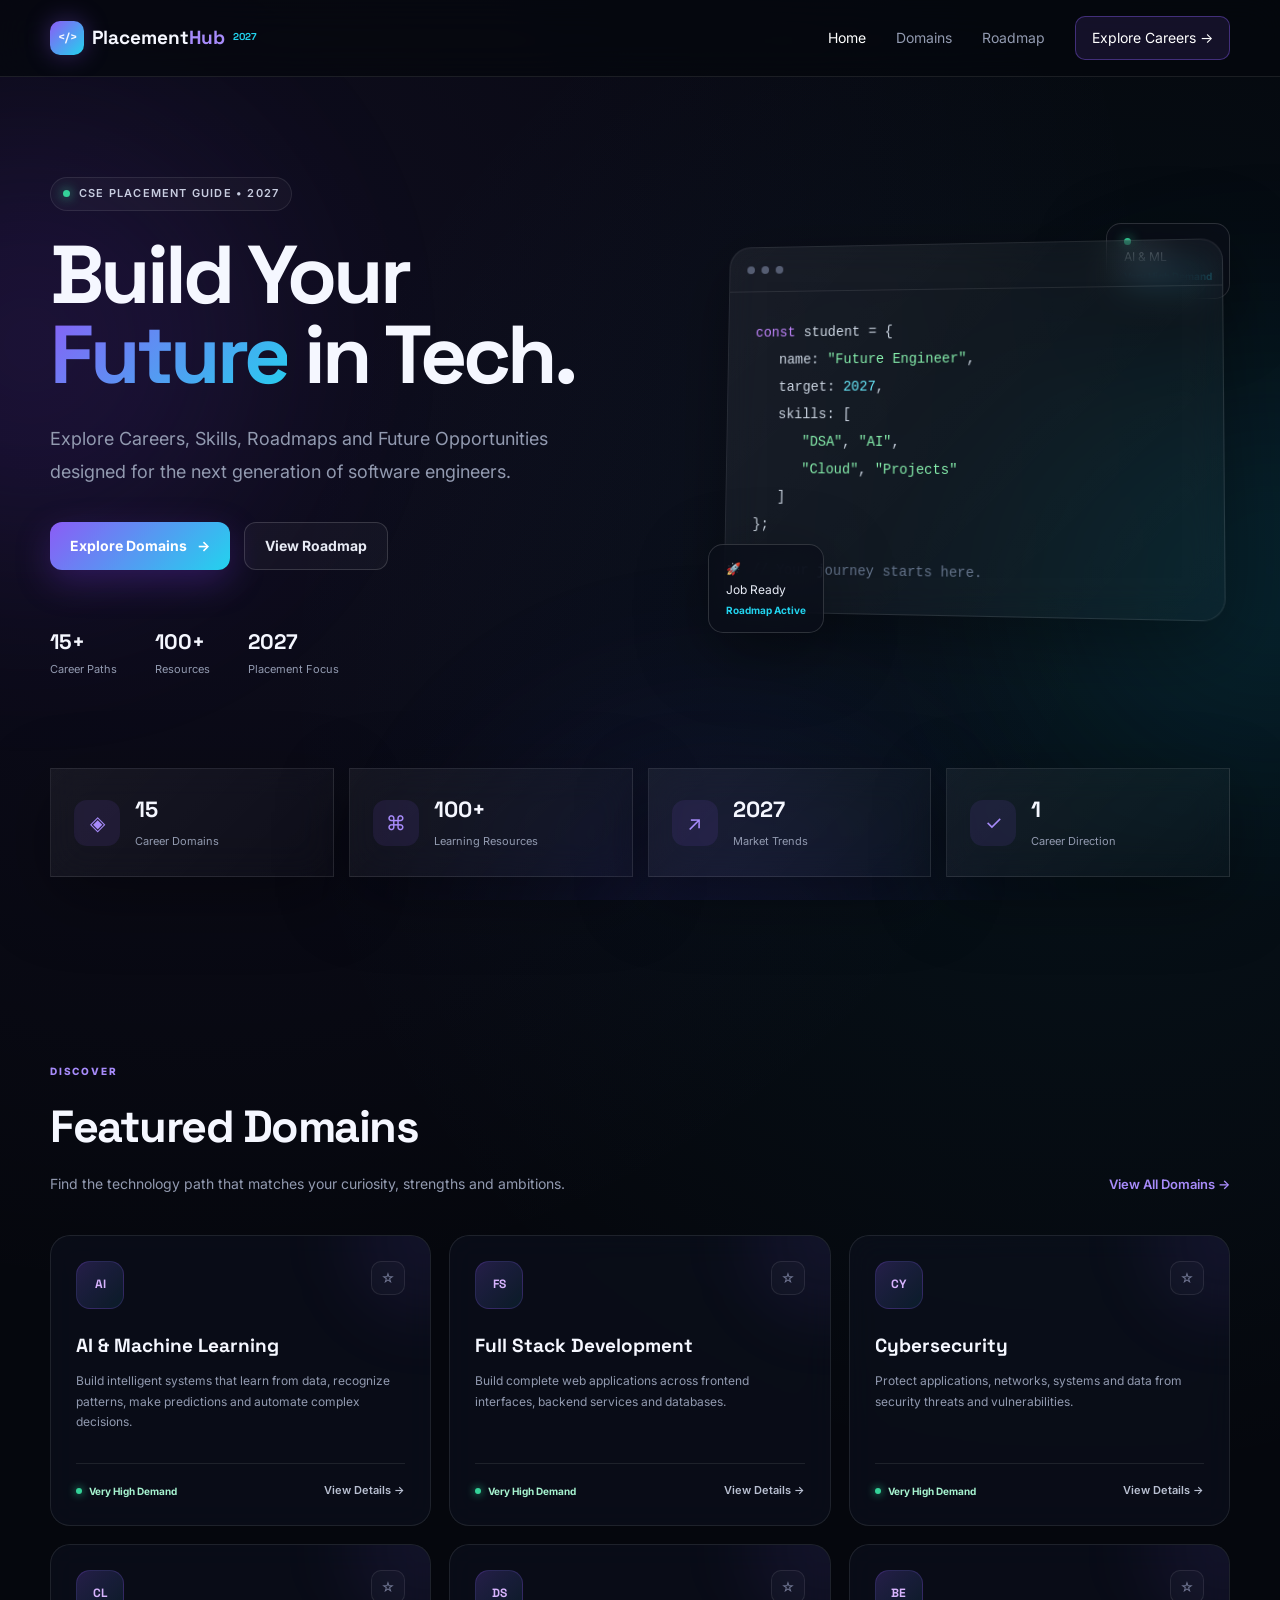
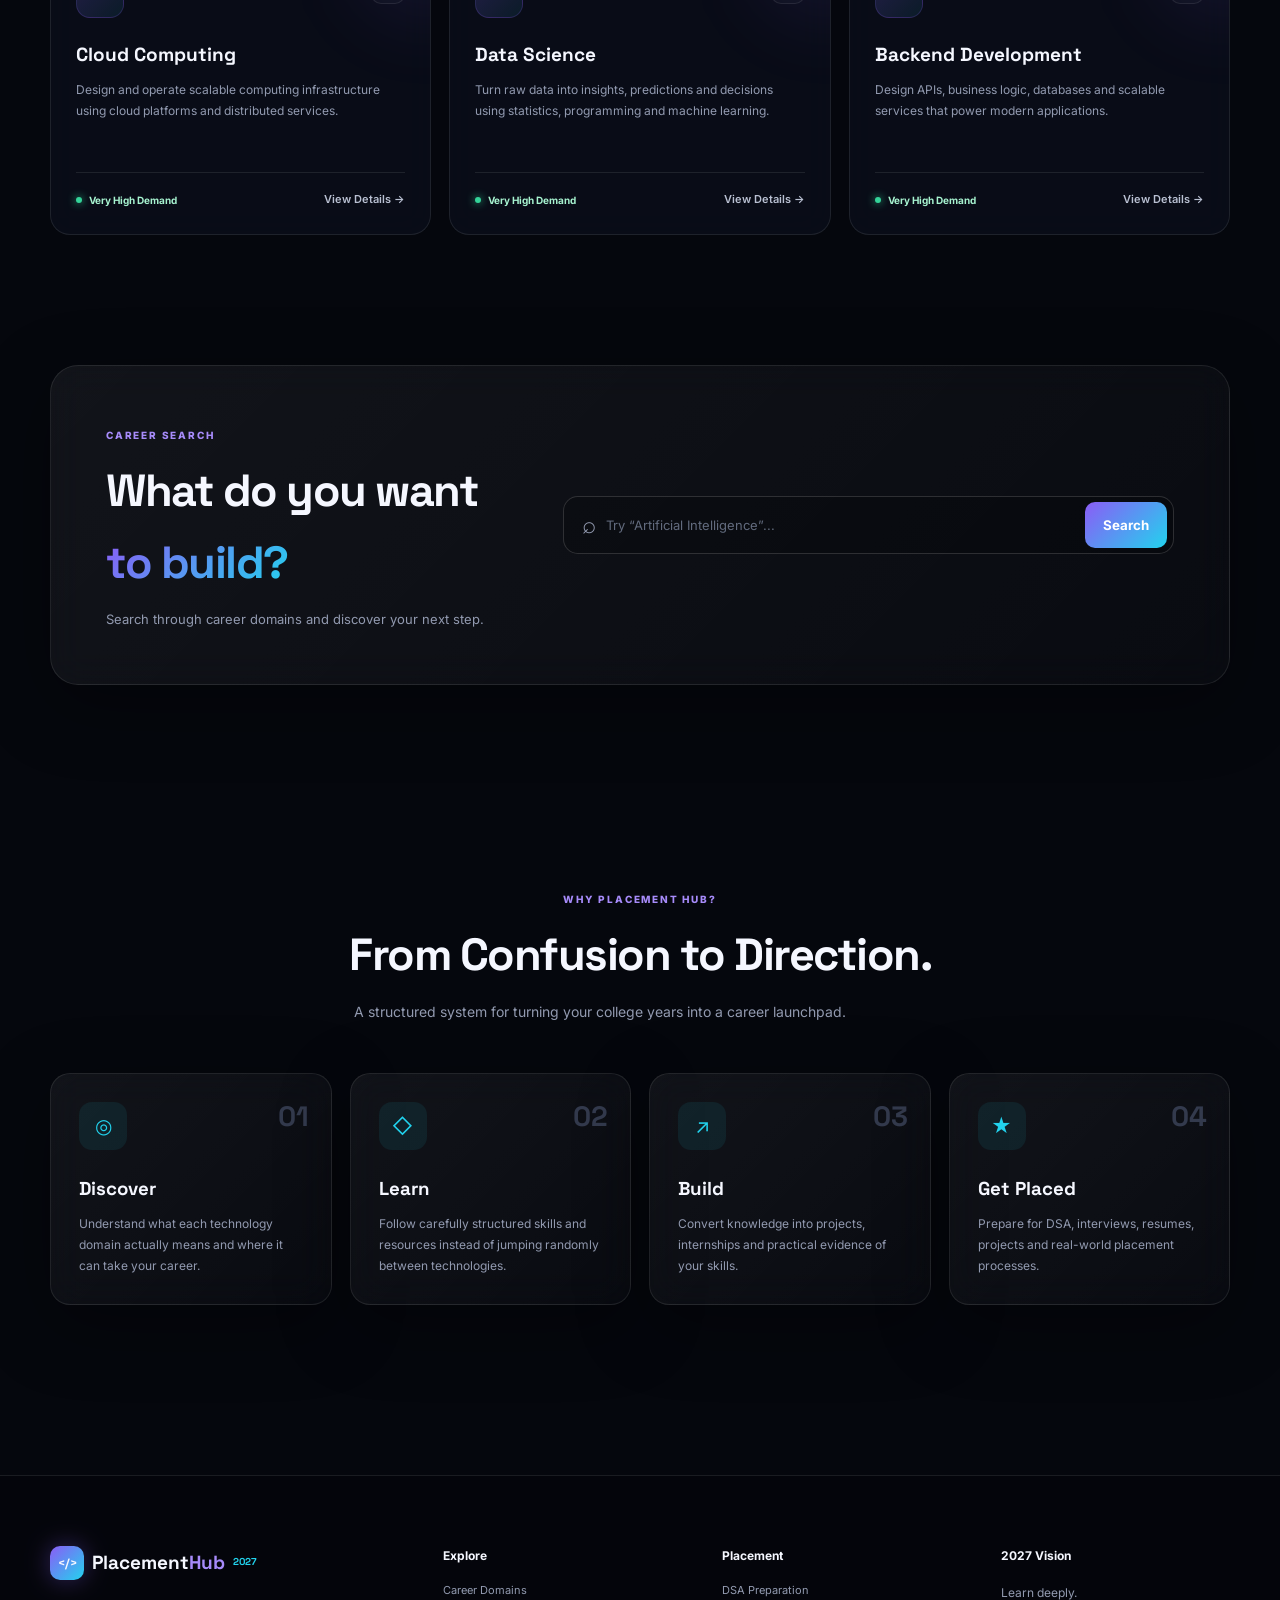
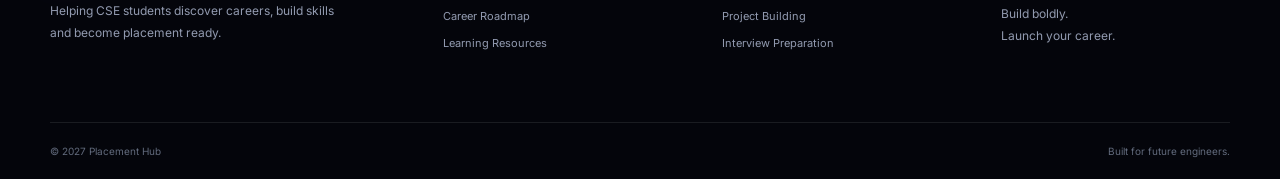
<file: index.html>
<!DOCTYPE html>
<html lang="en">
<head>
<!-- Google tag (gtag.js) -->
<script async src="https://www.googletagmanager.com/gtag/js?id=G-1GPWK99TKP"></script>
<script>
  window.dataLayer = window.dataLayer || [];
  function gtag(){dataLayer.push(arguments);}
  gtag('js', new Date());

  gtag('config', 'G-1GPWK99TKP');
</script>
    <meta charset="UTF-8">
    <meta name="viewport" content="width=device-width, initial-scale=1.0">

    <meta name="description"
          content="Placement Hub 2027 - Explore career domains, skills, roadmaps, projects and placement opportunities for CSE students.">

    <title>Placement Hub 2027 | Career Discovery</title>

    <link rel="stylesheet" href="css/style.css">
    <link rel="stylesheet" href="css/components.css">
</head>

<body>

<div class="background-orbs">
    <span class="orb orb-one"></span>
    <span class="orb orb-two"></span>
    <span class="orb orb-three"></span>
</div>

<header class="navbar">
    <div class="container nav-container">

        <a href="index.html" class="logo">
            <span class="logo-mark">&lt;/&gt;</span>
            <span>Placement<span>Hub</span></span>
            <small>2027</small>
        </a>

        <button class="menu-toggle" id="menuToggle">
            ☰
        </button>

        <nav class="nav-links" id="navLinks">
            <a href="index.html" class="active">Home</a>
            <a href="domains.html">Domains</a>
            <a href="roadmap.html">Roadmap</a>
            <a href="domains.html" class="nav-cta">Explore Careers →</a>
        </nav>

    </div>
</header>


<main>

<section class="hero-section">
    <div class="container hero-grid">

        <div class="hero-content reveal">

            <div class="eyebrow">
                <span class="pulse-dot"></span>
                CSE PLACEMENT GUIDE • 2027
            </div>

            <h1>
                Build Your
                <span class="gradient-text">Future</span>
                in Tech.
            </h1>

            <p class="hero-subtitle">
                Explore Careers, Skills, Roadmaps and Future Opportunities
                designed for the next generation of software engineers.
            </p>

            <div class="hero-buttons">
                <a href="domains.html" class="btn btn-primary">
                    Explore Domains
                    <span>→</span>
                </a>

                <a href="roadmap.html" class="btn btn-secondary">
                    View Roadmap
                </a>
            </div>

            <div class="hero-mini-stats">
                <div>
                    <strong>15+</strong>
                    <span>Career Paths</span>
                </div>

                <div>
                    <strong>100+</strong>
                    <span>Resources</span>
                </div>

                <div>
                    <strong>2027</strong>
                    <span>Placement Focus</span>
                </div>
            </div>

        </div>


        <div class="hero-visual reveal delay-1">

            <div class="floating-card card-top">
                <span class="status-dot"></span>
                AI & ML
                <strong>Very High Demand</strong>
            </div>

            <div class="code-window glass-card">

                <div class="window-header">
                    <span></span>
                    <span></span>
                    <span></span>
                </div>

                <div class="code-content">
                    <p><span class="code-purple">const</span> student = {</p>

                    <p class="indent">
                        name:
                        <span class="code-green">"Future Engineer"</span>,
                    </p>

                    <p class="indent">
                        target:
                        <span class="code-blue">2027</span>,
                    </p>

                    <p class="indent">
                        skills: [
                    </p>

                    <p class="indent-2">
                        <span class="code-green">"DSA"</span>,
                        <span class="code-green">"AI"</span>,
                    </p>

                    <p class="indent-2">
                        <span class="code-green">"Cloud"</span>,
                        <span class="code-green">"Projects"</span>
                    </p>

                    <p class="indent">]</p>

                    <p>};</p>

                    <p class="code-comment">
                        // Your journey starts here.
                    </p>
                </div>

            </div>

            <div class="floating-card card-bottom">
                <span>🚀</span>
                Job Ready
                <strong>Roadmap Active</strong>
            </div>

        </div>

    </div>
</section>


<section class="stats-section">
    <div class="container stats-grid">

        <div class="stat-card glass-card reveal">
            <div class="stat-icon">◈</div>
            <div>
                <strong>15</strong>
                <span>Career Domains</span>
            </div>
        </div>

        <div class="stat-card glass-card reveal delay-1">
            <div class="stat-icon">⌘</div>
            <div>
                <strong>100+</strong>
                <span>Learning Resources</span>
            </div>
        </div>

        <div class="stat-card glass-card reveal delay-2">
            <div class="stat-icon">↗</div>
            <div>
                <strong>2027</strong>
                <span>Market Trends</span>
            </div>
        </div>

        <div class="stat-card glass-card reveal delay-3">
            <div class="stat-icon">✓</div>
            <div>
                <strong>1</strong>
                <span>Career Direction</span>
            </div>
        </div>

    </div>
</section>


<section class="section">
    <div class="container">

        <div class="section-heading">
            <div>
                <span class="section-label">DISCOVER</span>
                <h2>Featured Domains</h2>
                <p>
                    Find the technology path that matches your curiosity,
                    strengths and ambitions.
                </p>
            </div>

            <a href="domains.html" class="text-link">
                View All Domains →
            </a>
        </div>

        <div class="domain-grid" id="featuredDomains"></div>

    </div>
</section>


<section class="search-section">
    <div class="container">

        <div class="search-banner glass-card">

            <div>
                <span class="section-label">CAREER SEARCH</span>

                <h2>
                    What do you want
                    <span class="gradient-text">to build?</span>
                </h2>

                <p>
                    Search through career domains and discover your next step.
                </p>
            </div>

            <div class="home-search">
                <span>⌕</span>

                <input
                    type="text"
                    id="homeSearch"
                    placeholder="Try “Artificial Intelligence”..."
                    autocomplete="off"
                >

                <button id="homeSearchButton">
                    Search
                </button>
            </div>

        </div>

    </div>
</section>


<section class="section why-section">
    <div class="container">

        <div class="section-heading centered">
            <span class="section-label">WHY PLACEMENT HUB?</span>
            <h2>From Confusion to Direction.</h2>
            <p>
                A structured system for turning your college years
                into a career launchpad.
            </p>
        </div>

        <div class="feature-grid">

            <article class="feature-card glass-card">
                <div class="feature-number">01</div>
                <div class="feature-icon">◎</div>
                <h3>Discover</h3>
                <p>
                    Understand what each technology domain actually means
                    and where it can take your career.
                </p>
            </article>

            <article class="feature-card glass-card">
                <div class="feature-number">02</div>
                <div class="feature-icon">◇</div>
                <h3>Learn</h3>
                <p>
                    Follow carefully structured skills and resources
                    instead of jumping randomly between technologies.
                </p>
            </article>

            <article class="feature-card glass-card">
                <div class="feature-number">03</div>
                <div class="feature-icon">↗</div>
                <h3>Build</h3>
                <p>
                    Convert knowledge into projects, internships and
                    practical evidence of your skills.
                </p>
            </article>

            <article class="feature-card glass-card">
                <div class="feature-number">04</div>
                <div class="feature-icon">★</div>
                <h3>Get Placed</h3>
                <p>
                    Prepare for DSA, interviews, resumes, projects and
                    real-world placement processes.
                </p>
            </article>

        </div>

    </div>
</section>

</main>


<footer class="footer">
    <div class="container footer-grid">

        <div>
            <a href="index.html" class="logo footer-logo">
                <span class="logo-mark">&lt;/&gt;</span>
                <span>Placement<span>Hub</span></span>
                <small>2027</small>
            </a>

            <p>
                Helping CSE students discover careers,
                build skills and become placement ready.
            </p>
        </div>

        <div>
            <h4>Explore</h4>
            <a href="domains.html">Career Domains</a>
            <a href="roadmap.html">Career Roadmap</a>
            <a href="domains.html">Learning Resources</a>
        </div>

        <div>
            <h4>Placement</h4>
            <a href="roadmap.html">DSA Preparation</a>
            <a href="roadmap.html">Project Building</a>
            <a href="roadmap.html">Interview Preparation</a>
        </div>

        <div>
            <h4>2027 Vision</h4>
            <p>
                Learn deeply.<br>
                Build boldly.<br>
                Launch your career.
            </p>
        </div>

    </div>

    <div class="container footer-bottom">
        <span>© 2027 Placement Hub</span>
        <span>Built for future engineers.</span>
    </div>
</footer>


<script src="data/domains-data.js"></script>
<script src="js/main.js"></script>
<script src="js/search.js"></script>

</body>
</html>
</file>
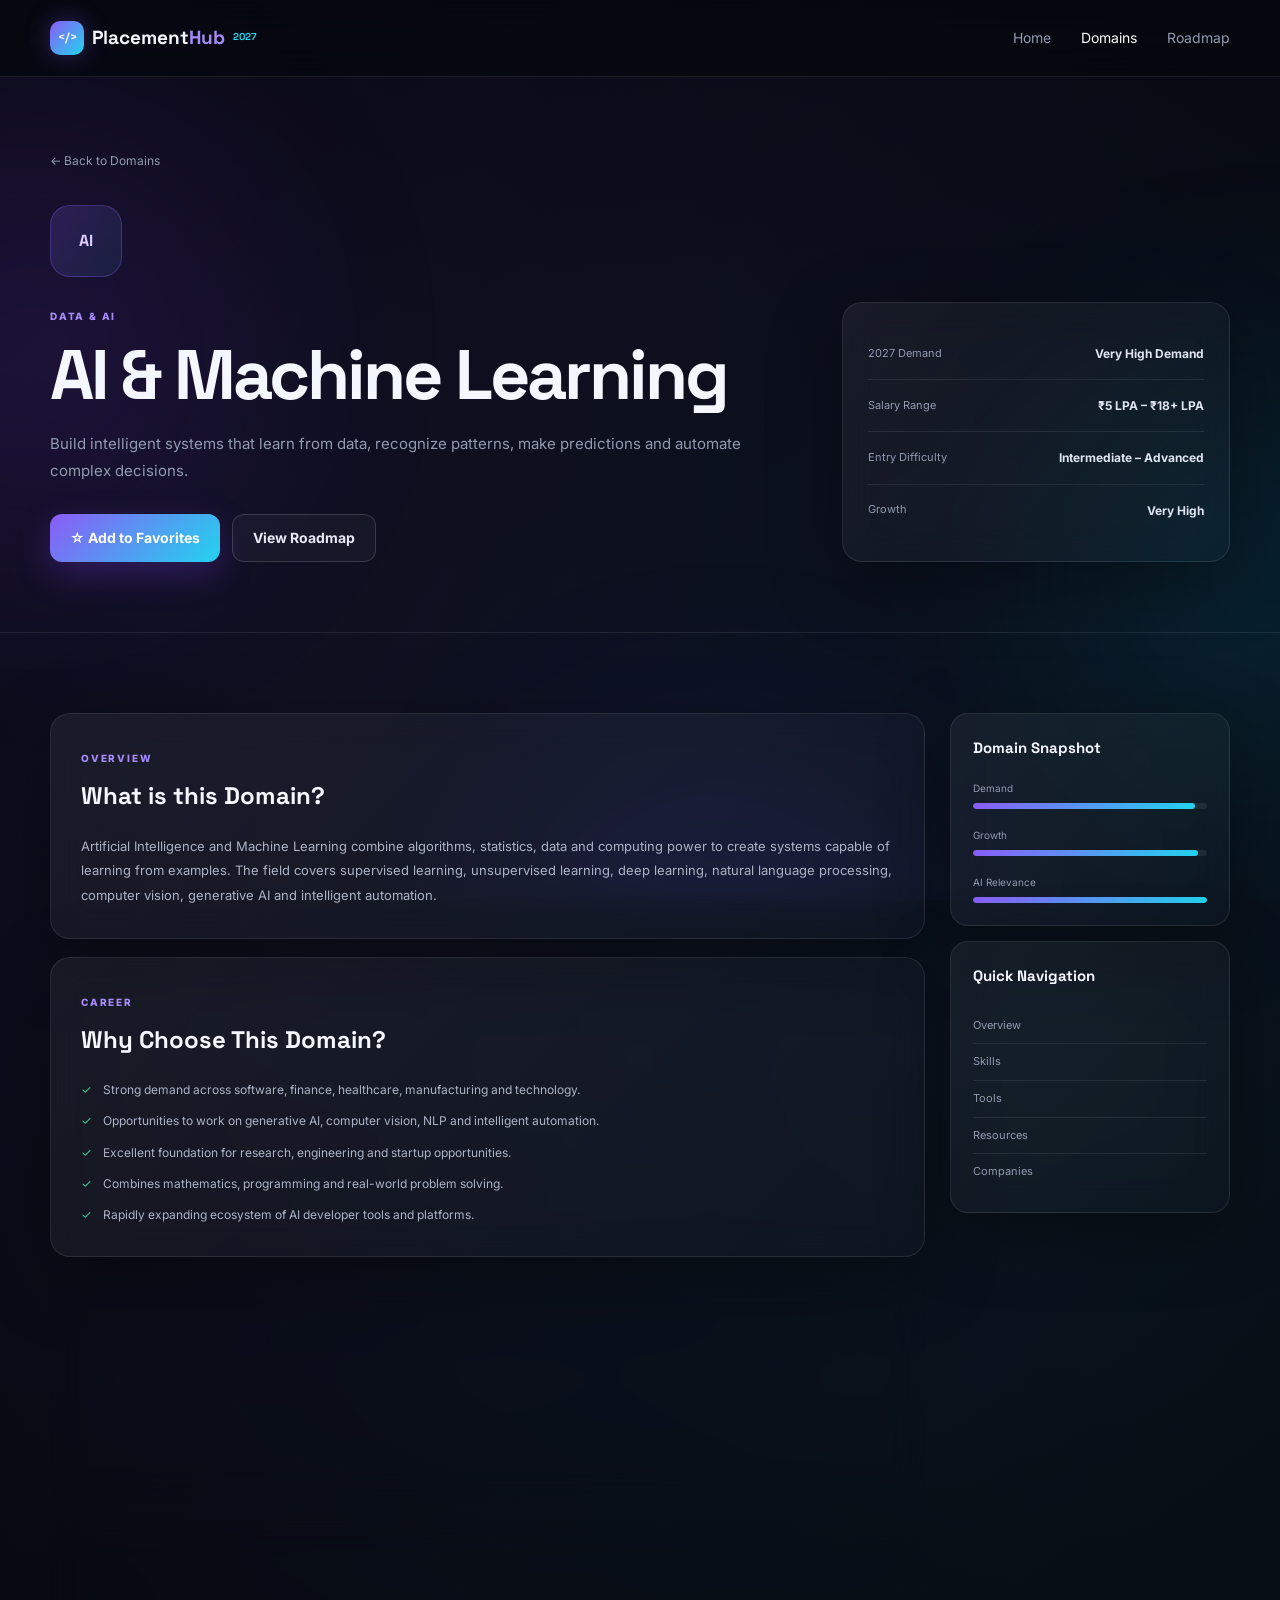
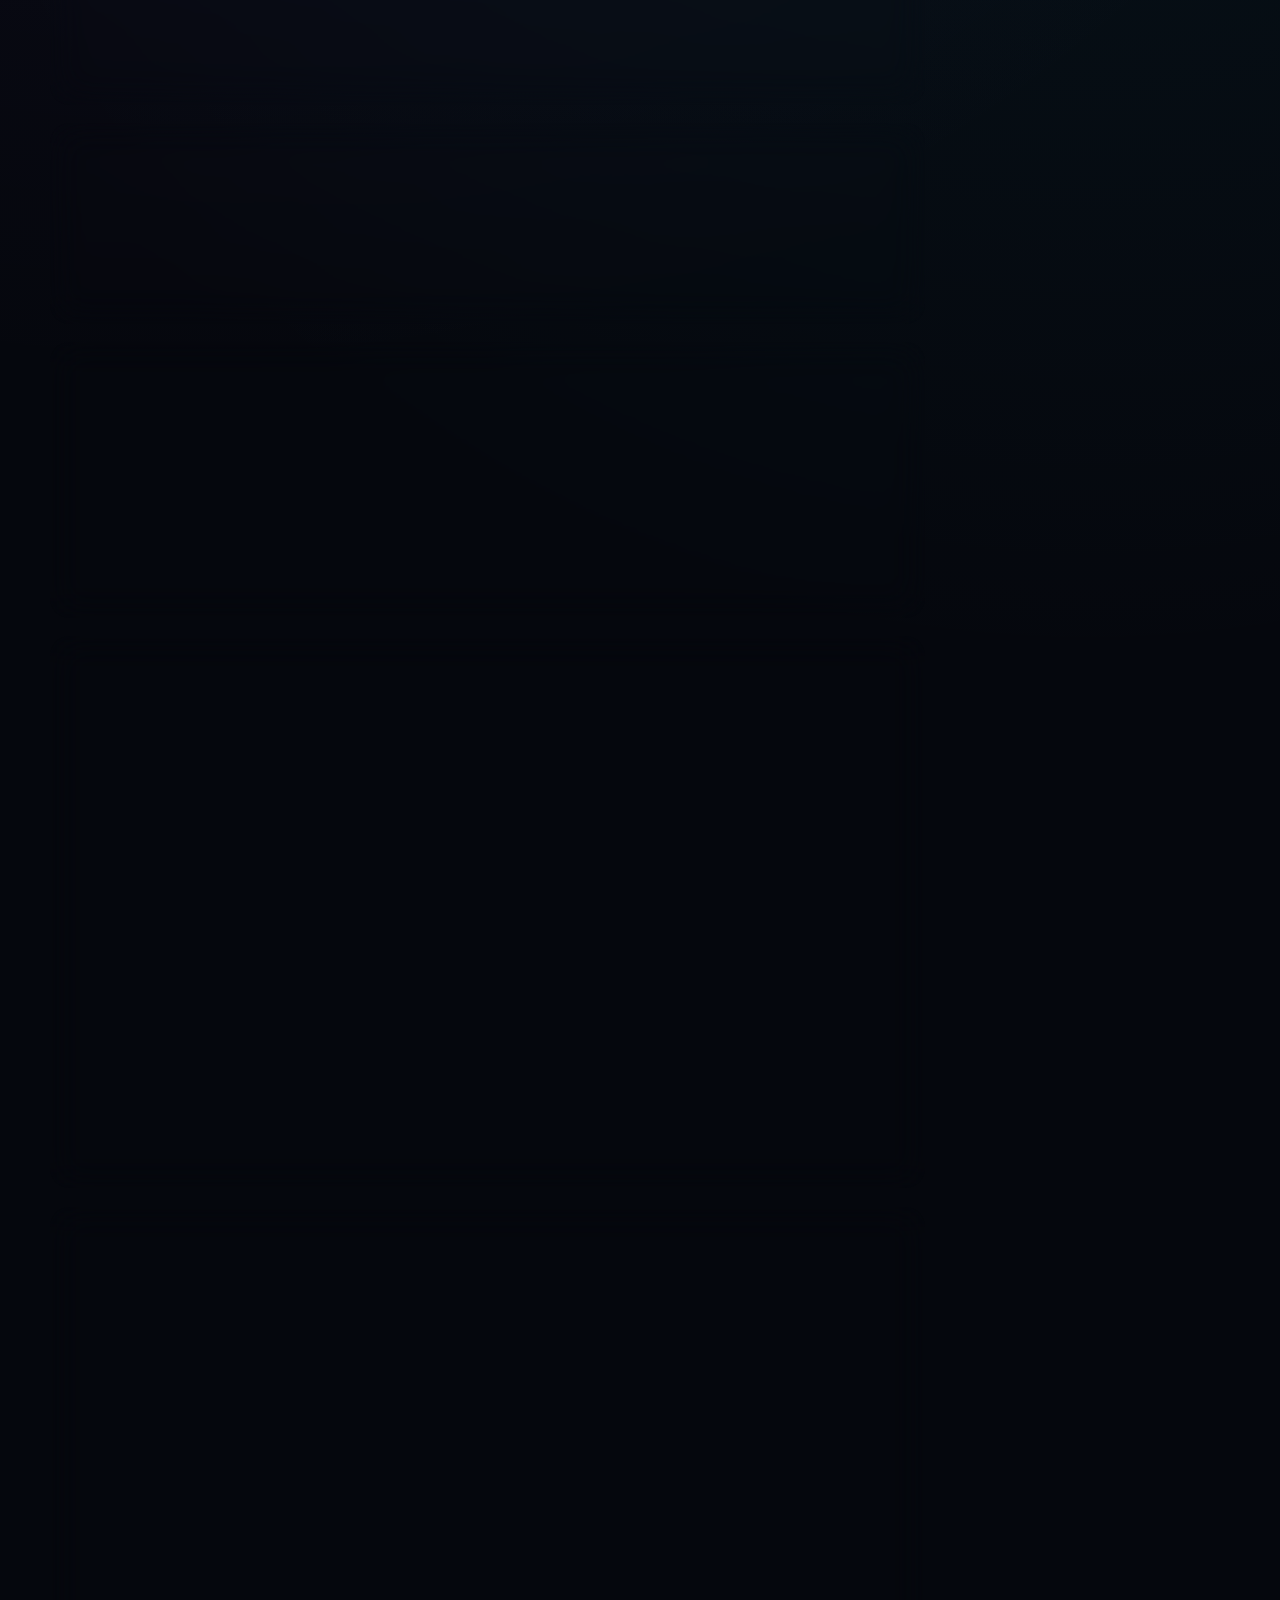
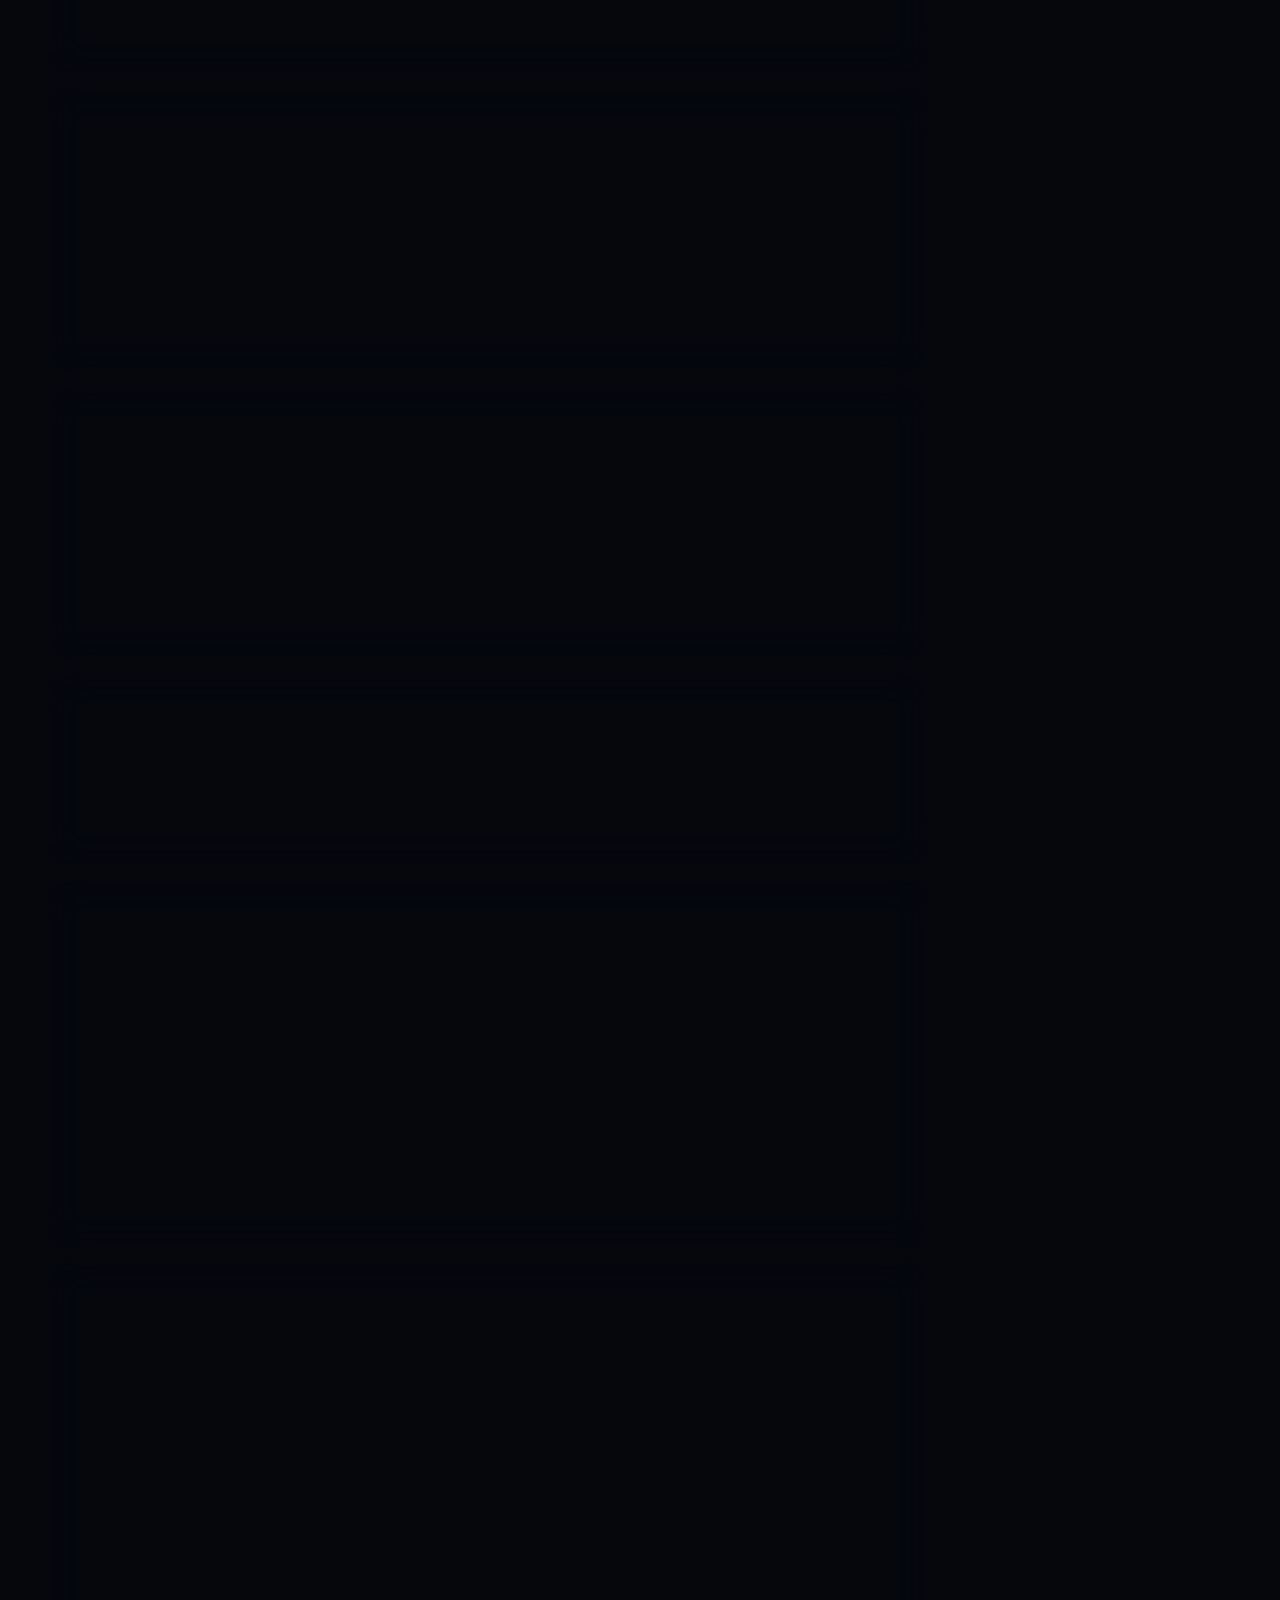
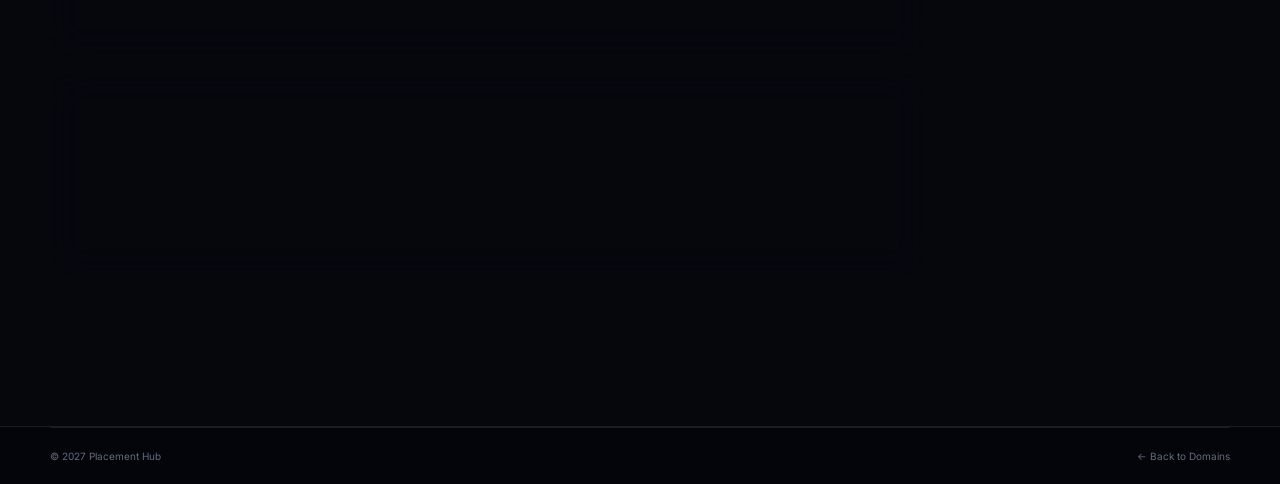
<file: domain-details.html>
<!DOCTYPE html>
<html lang="en">

<head>
<!-- Google tag (gtag.js) -->
<script async src="https://www.googletagmanager.com/gtag/js?id=G-1GPWK99TKP"></script>
<script>
  window.dataLayer = window.dataLayer || [];
  function gtag(){dataLayer.push(arguments);}
  gtag('js', new Date());

  gtag('config', 'G-1GPWK99TKP');
</script>

    <meta charset="UTF-8">
    <meta name="viewport" content="width=device-width, initial-scale=1.0">

    <meta name="description"
          content="Detailed career domain information for Placement Hub 2027.">

    <title>Domain Details | Placement Hub 2027</title>

    <link rel="stylesheet" href="css/style.css">
    <link rel="stylesheet" href="css/components.css">
    <link rel="stylesheet" href="css/animations.css">

</head>

<body>

<div class="background-orbs">
    <span class="orb orb-one"></span>
    <span class="orb orb-two"></span>
    <span class="orb orb-three"></span>
</div>


<header class="navbar">

    <div class="container nav-container">

        <a href="index.html" class="logo">
            <span class="logo-mark">&lt;/&gt;</span>
            <span>Placement<span>Hub</span></span>
            <small>2027</small>
        </a>

        <button class="menu-toggle" id="menuToggle">
            ☰
        </button>

        <nav class="nav-links" id="navLinks">
            <a href="index.html">Home</a>
            <a href="domains.html" class="active">Domains</a>
            <a href="roadmap.html">Roadmap</a>
        </nav>

    </div>

</header>


<main id="domainDetails">

    <section class="domain-detail-hero">

        <div class="container">

            <a href="domains.html" class="back-link">
                ← Back to Domains
            </a>

            <div class="detail-hero-grid">

                <div>

                    <div class="domain-icon-large" id="domainIcon">
                        AI
                    </div>

                    <span class="section-label" id="domainCategory">
                        TECHNOLOGY
                    </span>

                    <h1 id="domainTitle">
                        Loading...
                    </h1>

                    <p id="domainDescription">
                        Loading domain information...
                    </p>

                    <div class="domain-hero-actions">

                        <button class="btn btn-primary" id="favoriteButton">
                            ☆ Add to Favorites
                        </button>

                        <a href="roadmap.html" class="btn btn-secondary">
                            View Roadmap
                        </a>

                    </div>

                </div>


                <div class="detail-summary glass-card">

                    <div class="summary-item">
                        <span>2027 Demand</span>
                        <strong id="demandValue">—</strong>
                    </div>

                    <div class="summary-item">
                        <span>Salary Range</span>
                        <strong id="salaryValue">—</strong>
                    </div>

                    <div class="summary-item">
                        <span>Entry Difficulty</span>
                        <strong id="difficultyValue">—</strong>
                    </div>

                    <div class="summary-item">
                        <span>Growth</span>
                        <strong id="growthValue">—</strong>
                    </div>

                </div>

            </div>

        </div>

    </section>


    <section class="detail-content">

        <div class="container">

            <div class="detail-layout">

                <div class="detail-main">


                    <article class="content-card glass-card">

                        <span class="section-label">
                            OVERVIEW
                        </span>

                        <h2>What is this Domain?</h2>

                        <p id="whatIs"></p>

                    </article>


                    <article class="content-card glass-card">

                        <span class="section-label">
                            CAREER
                        </span>

                        <h2>Why Choose This Domain?</h2>

                        <div id="whyChoose" class="bullet-list"></div>

                    </article>


                    <article class="content-card glass-card">

                        <span class="section-label">
                            CORE SKILLS
                        </span>

                        <h2>Skills Required</h2>

                        <div id="skills" class="tag-list"></div>

                    </article>


                    <article class="content-card glass-card">

                        <span class="section-label">
                            TECHNOLOGY STACK
                        </span>

                        <h2>Tools Used</h2>

                        <div id="tools" class="tag-list"></div>

                    </article>


                    <article class="content-card glass-card">

                        <span class="section-label">
                            ARTIFICIAL INTELLIGENCE
                        </span>

                        <h2>AI Impact</h2>

                        <p id="aiImpact"></p>

                    </article>


                    <article class="content-card glass-card">

                        <span class="section-label">
                            FUTURE
                        </span>

                        <h2>2027 Market Outlook</h2>

                        <div id="marketOutlook"></div>

                    </article>


                    <article class="content-card glass-card">

                        <span class="section-label">
                            ROADMAP
                        </span>

                        <h2>Career Roadmap</h2>

                        <div id="careerRoadmap" class="mini-roadmap"></div>

                    </article>


                    <article class="content-card glass-card">

                        <span class="section-label">
                            LEARNING
                        </span>

                        <h2>Learning Resources</h2>

                        <div id="resources" class="resources-grid"></div>

                    </article>


                    <article class="content-card glass-card">

                        <span class="section-label">
                            BUILD
                        </span>

                        <h2>Beginner Project</h2>

                        <div id="beginnerProject" class="project-box"></div>

                    </article>


                    <article class="content-card glass-card">

                        <span class="section-label">
                            CERTIFICATIONS
                        </span>

                        <h2>Required Certifications</h2>

                        <div id="certifications" class="bullet-list"></div>

                    </article>


                    <article class="content-card glass-card">

                        <span class="section-label">
                            EMPLOYMENT
                        </span>

                        <h2>Companies Hiring</h2>

                        <div id="companies" class="company-list"></div>

                    </article>


                    <article class="content-card glass-card">

                        <span class="section-label">
                            PLACEMENT
                        </span>

                        <h2>Placement Preparation Strategy</h2>

                        <div id="placementStrategy" class="bullet-list"></div>

                    </article>


                    <article class="content-card glass-card">

                        <span class="section-label">
                            LONG TERM
                        </span>

                        <h2>Future Growth Opportunities</h2>

                        <div id="futureGrowth" class="bullet-list"></div>

                    </article>


                    <article class="content-card glass-card">

                        <span class="section-label">
                            REAL WORLD
                        </span>

                        <h2>Day in the Life</h2>

                        <p id="dayInLife"></p>

                    </article>

                </div>


                <aside class="detail-sidebar">

                    <div class="sidebar-card glass-card">

                        <h3>Domain Snapshot</h3>

                        <div class="snapshot-line">
                            <span>Demand</span>
                            <div class="progress">
                                <span id="demandProgress"></span>
                            </div>
                        </div>

                        <div class="snapshot-line">
                            <span>Growth</span>
                            <div class="progress">
                                <span id="growthProgress"></span>
                            </div>
                        </div>

                        <div class="snapshot-line">
                            <span>AI Relevance</span>
                            <div class="progress">
                                <span id="aiProgress"></span>
                            </div>
                        </div>

                    </div>


                    <div class="sidebar-card glass-card">

                        <h3>Quick Navigation</h3>

                        <a href="#whatIs">Overview</a>
                        <a href="#skills">Skills</a>
                        <a href="#tools">Tools</a>
                        <a href="#resources">Resources</a>
                        <a href="#companies">Companies</a>

                    </div>

                </aside>

            </div>

        </div>

    </section>

</main>


<footer class="footer">

    <div class="container footer-bottom">
        <span>© 2027 Placement Hub</span>

        <a href="domains.html">
            ← Back to Domains
        </a>
    </div>

</footer>


<script src="data/domains-data.js"></script>
<script src="js/main.js"></script>
<script src="js/domains.js"></script>

</body>
</html>
</file>
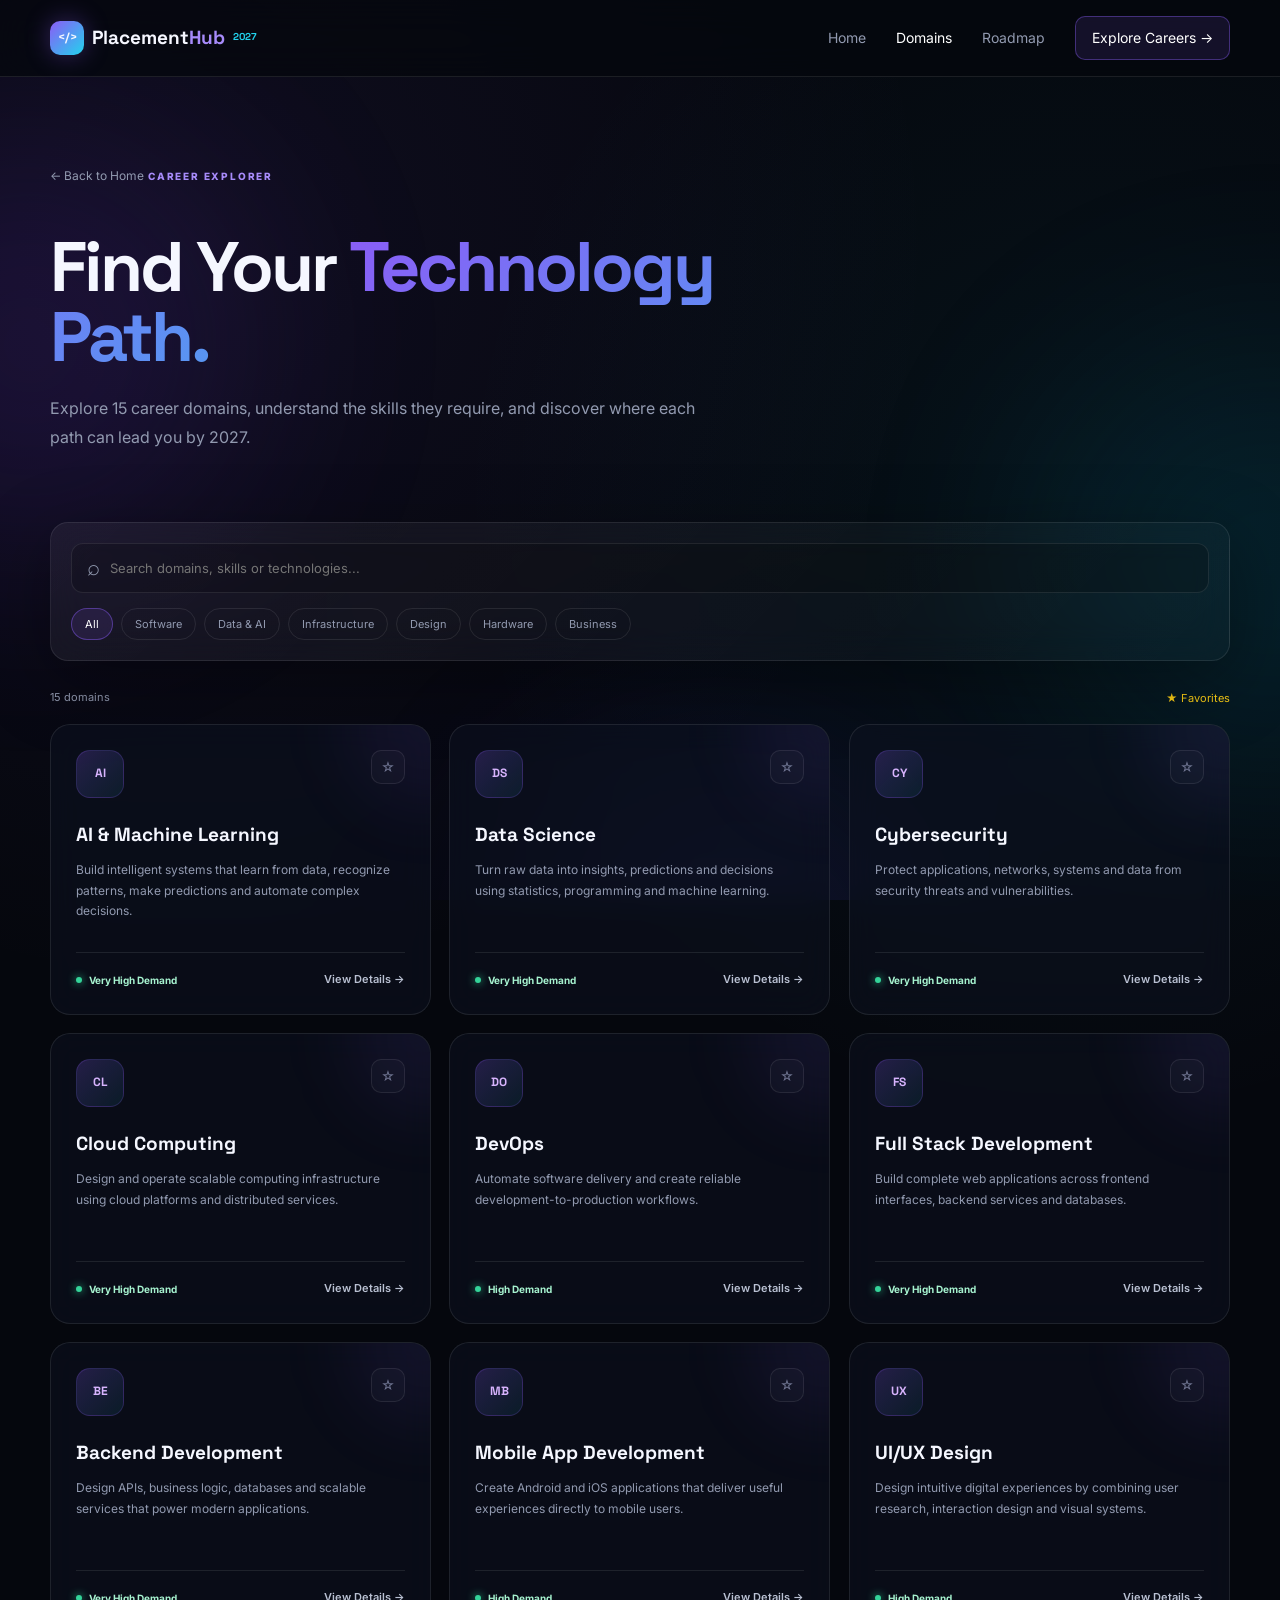
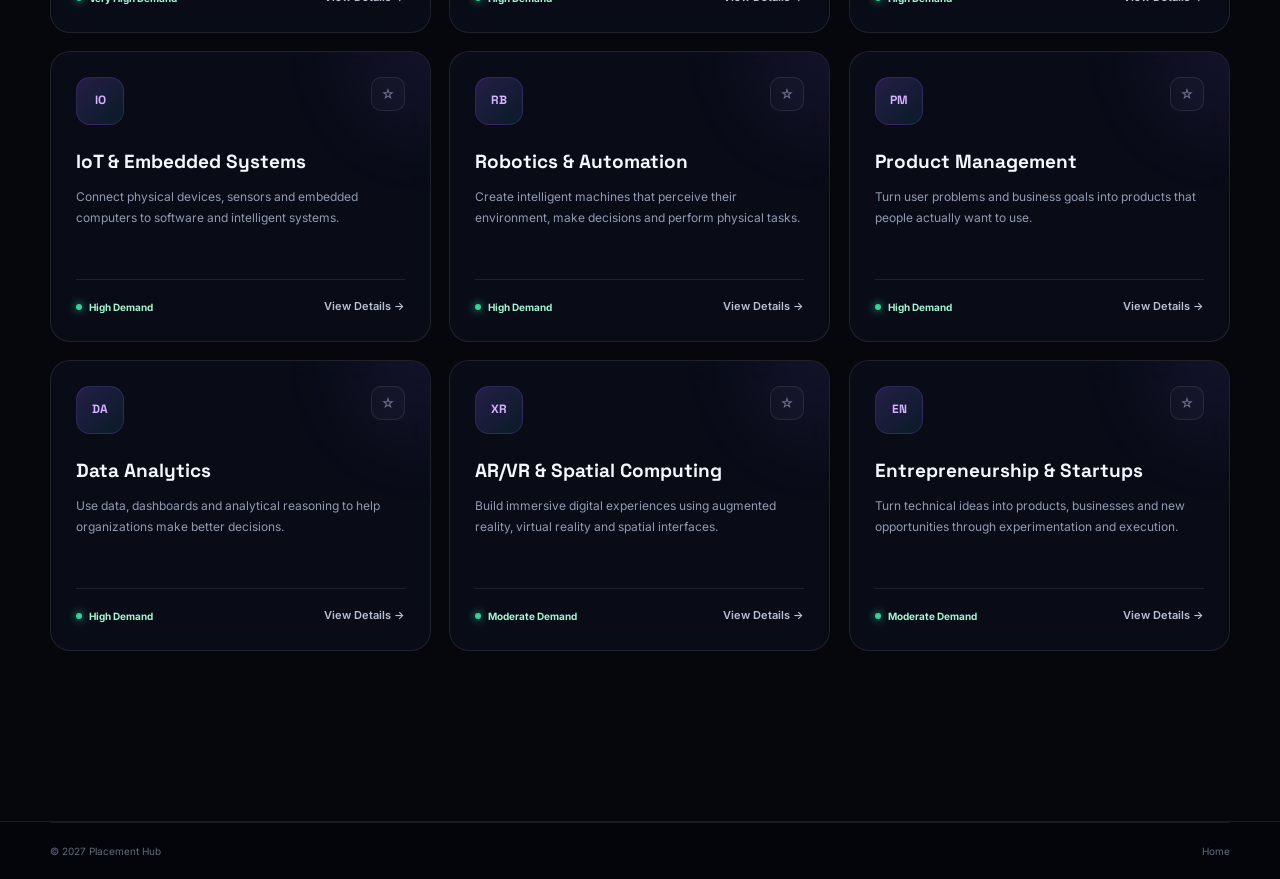
<file: domains.html>
<!DOCTYPE html>
<html lang="en">

<head>
<!-- Google tag (gtag.js) -->
<script async src="https://www.googletagmanager.com/gtag/js?id=G-1GPWK99TKP"></script>
<script>
  window.dataLayer = window.dataLayer || [];
  function gtag(){dataLayer.push(arguments);}
  gtag('js', new Date());

  gtag('config', 'G-1GPWK99TKP');
</script>
    <meta charset="UTF-8">
    <meta name="viewport" content="width=device-width, initial-scale=1.0">

    <meta name="description"
          content="Explore 15 technology career domains for 2027 placements.">

    <title>Explore Domains | Placement Hub 2027</title>

    <link rel="stylesheet" href="css/style.css">
    <link rel="stylesheet" href="css/components.css">
    <link rel="stylesheet" href="css/animations.css">
</head>

<body>

<div class="background-orbs">
    <span class="orb orb-one"></span>
    <span class="orb orb-two"></span>
    <span class="orb orb-three"></span>
</div>

<header class="navbar">
    <div class="container nav-container">

        <a href="index.html" class="logo">
            <span class="logo-mark">&lt;/&gt;</span>
            <span>Placement<span>Hub</span></span>
            <small>2027</small>
        </a>

        <button class="menu-toggle" id="menuToggle">☰</button>

        <nav class="nav-links" id="navLinks">
            <a href="index.html">Home</a>
            <a href="domains.html" class="active">Domains</a>
            <a href="roadmap.html">Roadmap</a>
            <a href="domains.html" class="nav-cta">Explore Careers →</a>
        </nav>

    </div>
</header>


<main>

<section class="page-hero">
    <div class="container">

        <a href="index.html" class="back-link">
            ← Back to Home
        </a>

        <span class="section-label">CAREER EXPLORER</span>

        <h1>
            Find Your
            <span class="gradient-text">Technology Path.</span>
        </h1>

        <p>
            Explore 15 career domains, understand the skills they require,
            and discover where each path can lead you by 2027.
        </p>

    </div>
</section>


<section class="explorer-section">

    <div class="container">

        <div class="explorer-toolbar glass-card">

            <div class="domain-search">
                <span>⌕</span>

                <input
                    type="search"
                    id="domainSearch"
                    placeholder="Search domains, skills or technologies..."
                >
            </div>

            <div class="filter-buttons" id="filterButtons">

                <button class="filter-btn active" data-filter="all">
                    All
                </button>

                <button class="filter-btn" data-filter="software">
                    Software
                </button>

                <button class="filter-btn" data-filter="data">
                    Data & AI
                </button>

                <button class="filter-btn" data-filter="infrastructure">
                    Infrastructure
                </button>

                <button class="filter-btn" data-filter="design">
                    Design
                </button>

                <button class="filter-btn" data-filter="hardware">
                    Hardware
                </button>

                <button class="filter-btn" data-filter="business">
                    Business
                </button>

            </div>

        </div>


        <div class="results-row">
            <span id="resultCount">15 domains</span>

            <button class="favorites-toggle" id="favoritesToggle">
                ★ Favorites
            </button>
        </div>


        <div class="domain-grid explorer-grid" id="domainsGrid"></div>

        <div class="empty-state glass-card" id="emptyState">
            <div>⌕</div>
            <h3>No domains found</h3>
            <p>
                Try another keyword or clear your filters.
            </p>
        </div>

    </div>

</section>

</main>


<footer class="footer">
    <div class="container footer-bottom">
        <span>© 2027 Placement Hub</span>
        <a href="index.html">Home</a>
    </div>
</footer>


<script src="data/domains-data.js"></script>
<script src="js/main.js"></script>
<script src="js/domains.js"></script>

</body>
</html>
</file>
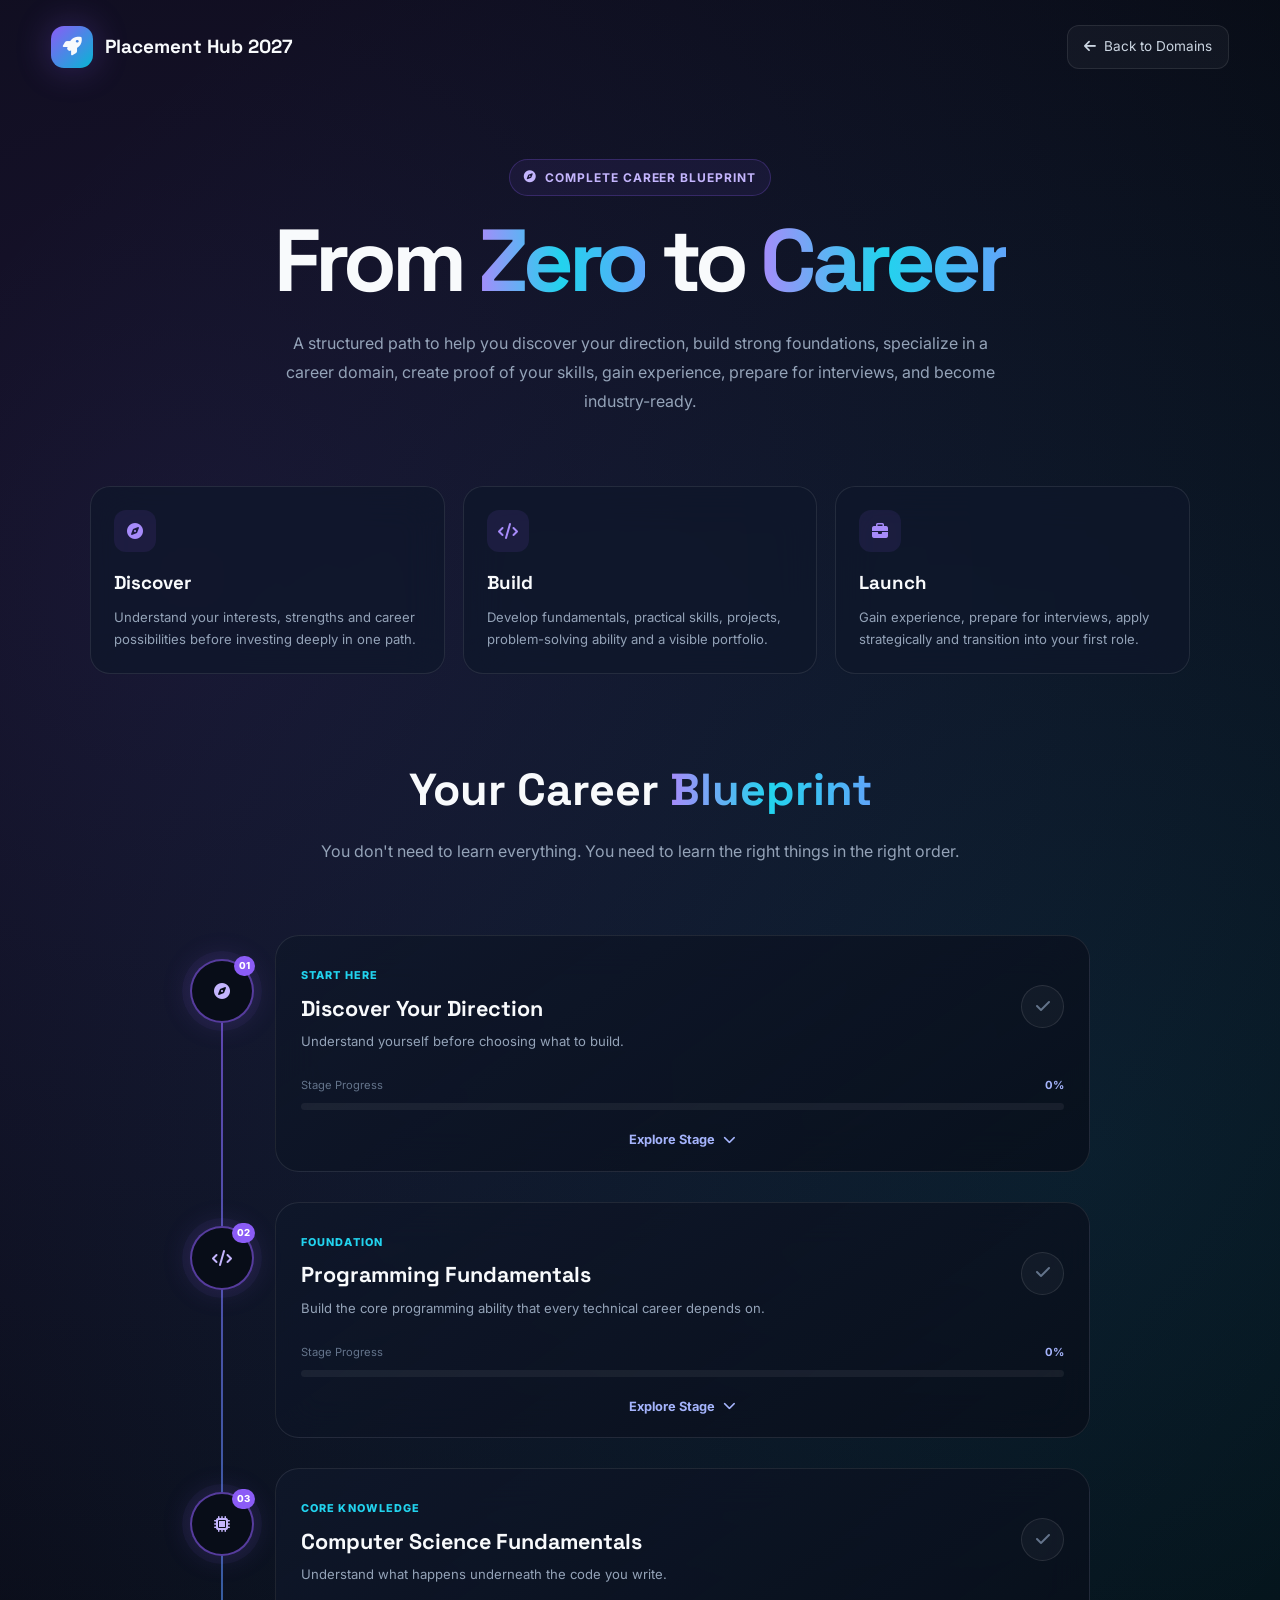
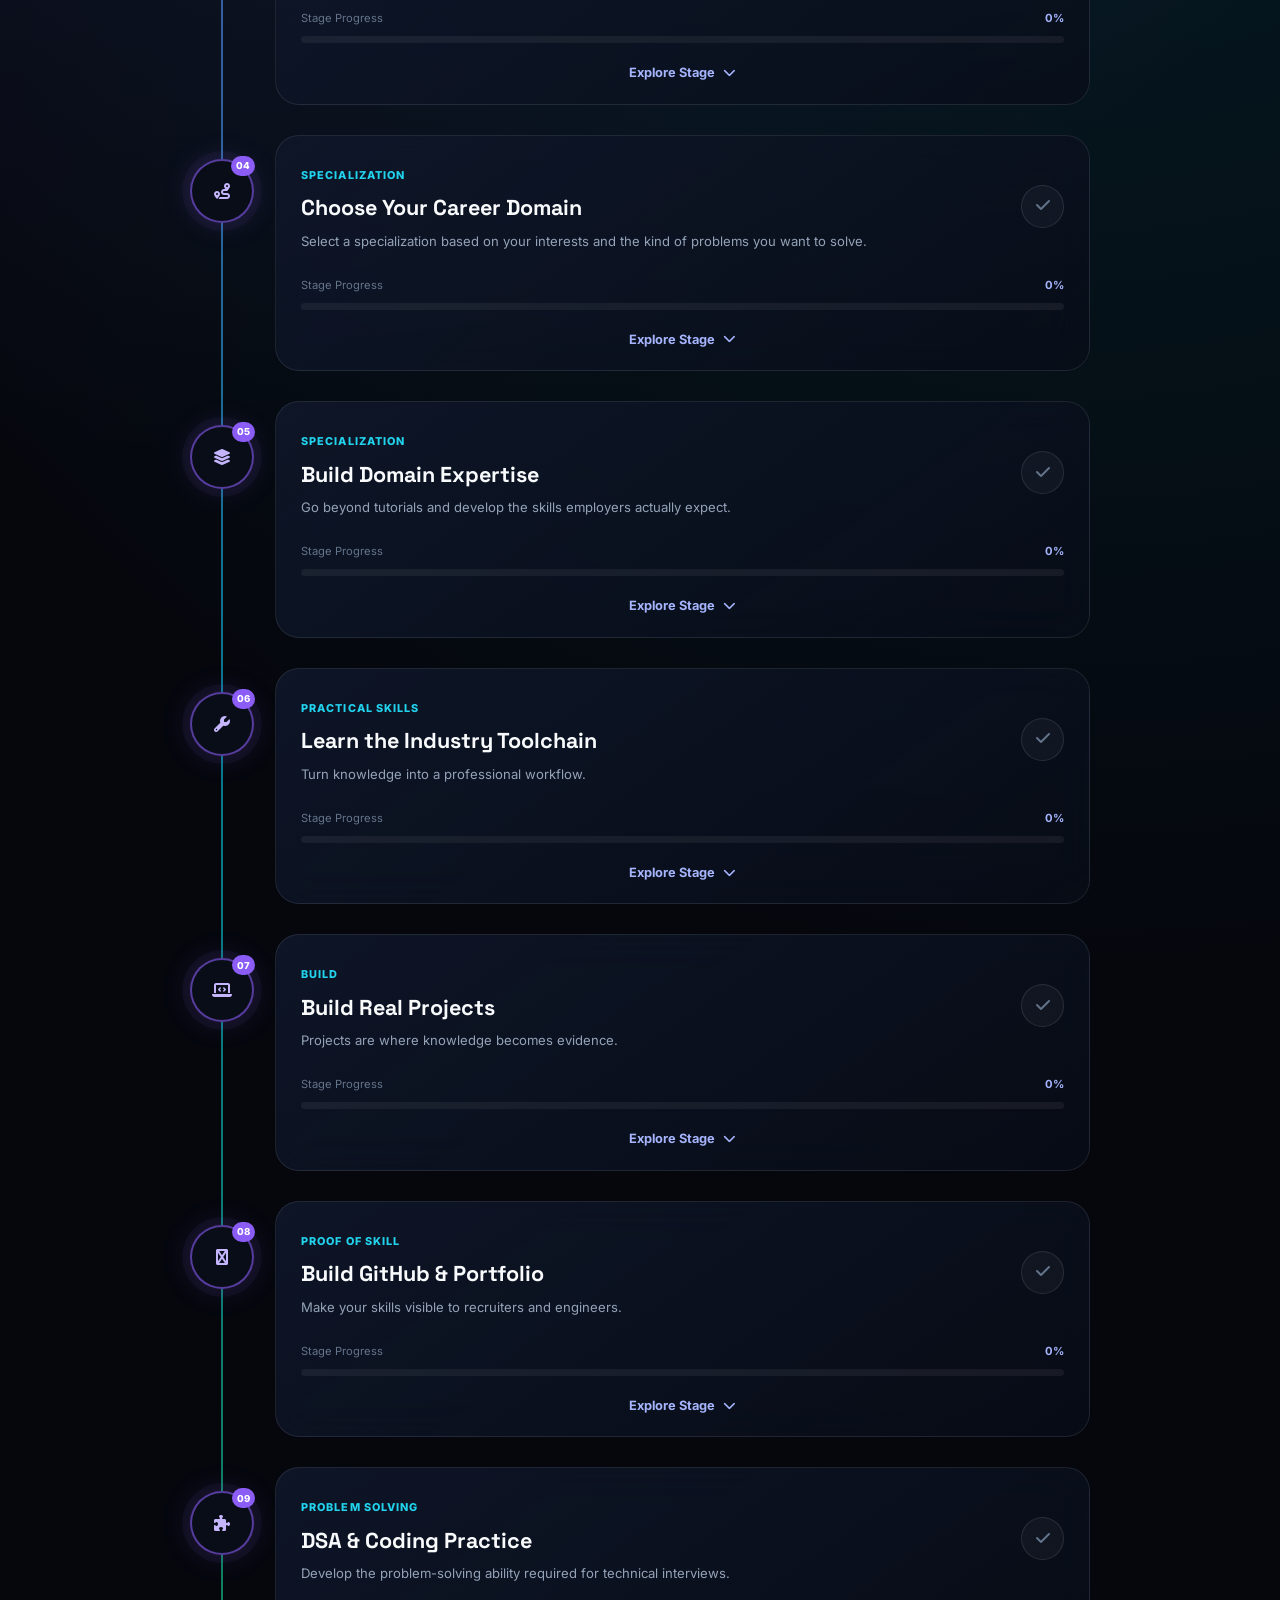
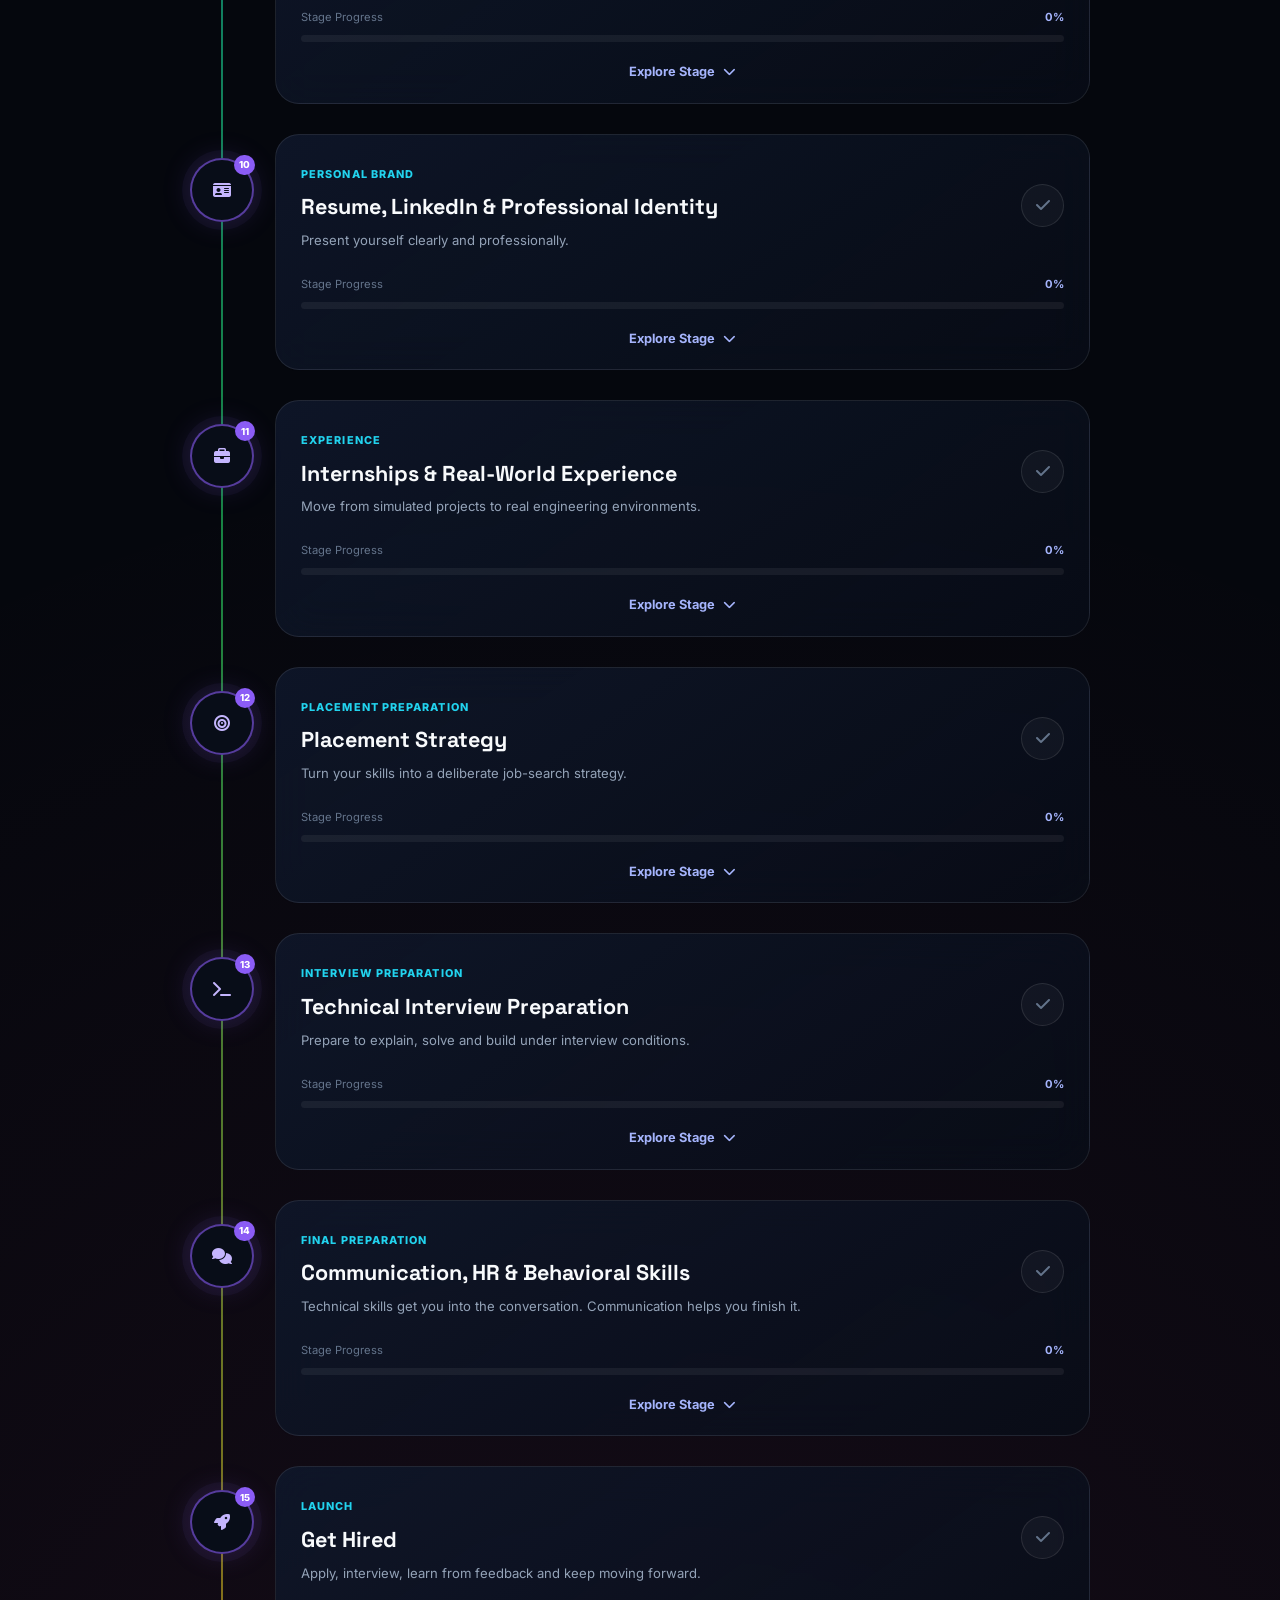
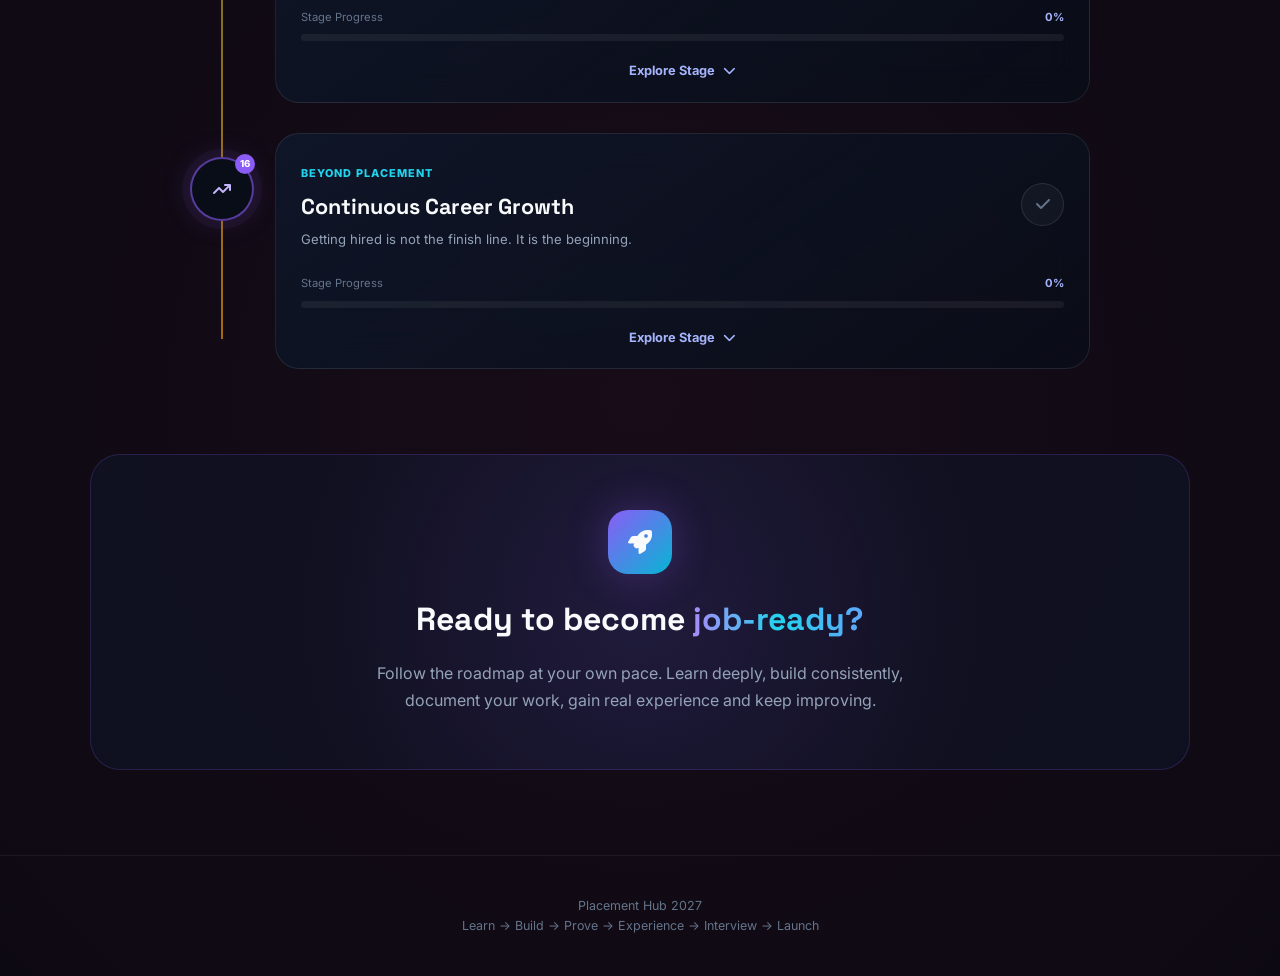
<file: roadmap.html>
<!DOCTYPE html>
<html lang="en">
<head>
    <!-- Google tag (gtag.js) -->
<script async src="https://www.googletagmanager.com/gtag/js?id=G-1GPWK99TKP"></script>
<script>
  window.dataLayer = window.dataLayer || [];
  function gtag(){dataLayer.push(arguments);}
  gtag('js', new Date());

  gtag('config', 'G-1GPWK99TKP');
</script>
    <meta charset="UTF-8">
    <meta name="viewport" content="width=device-width, initial-scale=1.0">

    <meta
        name="description"
        content="Placement Hub 2027 - Complete Career Roadmap from Beginner to Professional"
    >

    <title>Career Roadmap | Placement Hub 2027</title>

    <link rel="preconnect" href="https://fonts.googleapis.com">
    <link rel="preconnect" href="https://fonts.gstatic.com" crossorigin>

    <link
        href="https://fonts.googleapis.com/css2?family=Inter:wght@400;500;600;700;800&family=Space+Grotesk:wght@500;600;700&display=swap"
        rel="stylesheet"
    >

    <link
        rel="stylesheet"
        href="https://cdnjs.cloudflare.com/ajax/libs/font-awesome/6.5.2/css/all.min.css"
    >

    <link rel="stylesheet" href="css/style.css">
    <link rel="stylesheet" href="css/components.css">
    <link rel="stylesheet" href="css/animations.css">

    <style>

        /* =====================================================
           CAREER ROADMAP
           ===================================================== */

        :root {
            --bg: #05070d;
            --bg-2: #080d18;
            --card: rgba(15, 23, 42, 0.72);
            --card-hover: rgba(20, 30, 52, 0.9);
            --border: rgba(255,255,255,0.09);
            --text: #f8fafc;
            --muted: #94a3b8;
            --purple: #8b5cf6;
            --cyan: #06b6d4;
            --green: #22c55e;
            --orange: #f59e0b;
            --pink: #ec4899;
        }

        * {
            box-sizing: border-box;
        }

        html {
            scroll-behavior: smooth;
        }

        body {
            margin: 0;
            min-height: 100vh;
            color: var(--text);
            background:
                radial-gradient(
                    circle at 15% 10%,
                    rgba(139,92,246,.15),
                    transparent 28%
                ),
                radial-gradient(
                    circle at 85% 20%,
                    rgba(6,182,212,.12),
                    transparent 30%
                ),
                radial-gradient(
                    circle at 50% 90%,
                    rgba(236,72,153,.08),
                    transparent 30%
                ),
                var(--bg);
            font-family: "Inter", sans-serif;
        }

        a {
            color: inherit;
        }

        button {
            font: inherit;
        }

        /* =====================================================
           NAVIGATION
           ===================================================== */

        .roadmap-nav {
            width: min(1200px, 92%);
            margin: auto;
            padding: 25px 0;
            display: flex;
            align-items: center;
            justify-content: space-between;
        }

        .logo {
            display: flex;
            align-items: center;
            gap: 12px;
            text-decoration: none;
            font-family: "Space Grotesk", sans-serif;
            font-weight: 700;
        }

        .logo-icon {
            width: 42px;
            height: 42px;
            display: grid;
            place-items: center;
            border-radius: 13px;
            background: linear-gradient(
                135deg,
                var(--purple),
                var(--cyan)
            );
            box-shadow: 0 0 35px rgba(139,92,246,.3);
        }

        .back-btn {
            display: inline-flex;
            align-items: center;
            gap: 8px;
            padding: 10px 16px;
            border: 1px solid var(--border);
            border-radius: 12px;
            background: rgba(255,255,255,.035);
            text-decoration: none;
            color: #cbd5e1;
            font-size: .85rem;
            transition: .3s ease;
        }

        .back-btn:hover {
            transform: translateX(-4px);
            border-color: rgba(139,92,246,.5);
            background: rgba(139,92,246,.1);
        }

        /* =====================================================
           HERO
           ===================================================== */

        .hero {
            width: min(1000px, 92%);
            margin: 65px auto 70px;
            text-align: center;
        }

        .badge {
            display: inline-flex;
            align-items: center;
            gap: 8px;
            padding: 8px 14px;
            border-radius: 999px;
            border: 1px solid rgba(139,92,246,.25);
            background: rgba(139,92,246,.08);
            color: #c4b5fd;
            font-size: .75rem;
            font-weight: 700;
            text-transform: uppercase;
            letter-spacing: .08em;
        }

        .hero h1 {
            margin: 22px 0 0;
            font-family: "Space Grotesk", sans-serif;
            font-size: clamp(2.5rem, 7vw, 5.5rem);
            line-height: .98;
            letter-spacing: -.06em;
        }

        .gradient {
            background: linear-gradient(
                90deg,
                #a78bfa,
                #22d3ee,
                #60a5fa
            );
            -webkit-background-clip: text;
            background-clip: text;
            color: transparent;
        }

        .hero p {
            max-width: 720px;
            margin: 25px auto 0;
            color: var(--muted);
            line-height: 1.8;
            font-size: 1rem;
        }

        /* =====================================================
           ROADMAP INTRO
           ===================================================== */

        .roadmap-intro {
            width: min(1100px, 92%);
            margin: auto;
            display: grid;
            grid-template-columns: repeat(3, 1fr);
            gap: 18px;
            margin-bottom: 80px;
        }

        .intro-card {
            padding: 23px;
            border: 1px solid var(--border);
            border-radius: 20px;
            background: var(--card);
            backdrop-filter: blur(20px);
        }

        .intro-icon {
            width: 42px;
            height: 42px;
            display: grid;
            place-items: center;
            margin-bottom: 16px;
            border-radius: 12px;
            background: rgba(139,92,246,.1);
            color: #a78bfa;
        }

        .intro-card h3 {
            margin: 0 0 8px;
            font-family: "Space Grotesk", sans-serif;
        }

        .intro-card p {
            margin: 0;
            color: var(--muted);
            font-size: .82rem;
            line-height: 1.7;
        }

        /* =====================================================
           ROADMAP CONTAINER
           ===================================================== */

        .roadmap-container {
            width: min(1100px, 92%);
            margin: auto;
        }

        .roadmap-title {
            text-align: center;
            margin-bottom: 55px;
        }

        .roadmap-title h2 {
            margin: 0;
            font-family: "Space Grotesk", sans-serif;
            font-size: clamp(1.8rem, 4vw, 2.8rem);
        }

        .roadmap-title p {
            max-width: 650px;
            margin: 12px auto;
            color: var(--muted);
            line-height: 1.7;
        }

        /* =====================================================
           TIMELINE
           ===================================================== */

        .timeline {
            position: relative;
        }

        .timeline::before {
            content: "";
            position: absolute;
            left: 31px;
            top: 30px;
            bottom: 30px;
            width: 2px;
            background: linear-gradient(
                to bottom,
                var(--purple),
                var(--cyan),
                var(--green),
                var(--orange)
            );
            opacity: .65;
        }

        .stage {
            position: relative;
            padding-left: 85px;
            margin-bottom: 30px;
        }

        .stage-dot {
            position: absolute;
            left: 0;
            top: 24px;
            width: 64px;
            height: 64px;
            display: grid;
            place-items: center;
            border-radius: 50%;
            border: 2px solid rgba(139,92,246,.6);
            background: #080d18;
            box-shadow:
                0 0 0 8px rgba(139,92,246,.05),
                0 0 30px rgba(139,92,246,.18);
            z-index: 2;
        }

        .stage-dot i {
            color: #c4b5fd;
        }

        .stage-number {
            position: absolute;
            top: -5px;
            right: -3px;
            min-width: 20px;
            height: 20px;
            padding: 0 5px;
            display: grid;
            place-items: center;
            border-radius: 999px;
            background: var(--purple);
            color: white;
            font-size: .6rem;
            font-weight: 800;
        }

        .stage-card {
            border: 1px solid var(--border);
            border-radius: 24px;
            overflow: hidden;
            background:
                linear-gradient(
                    145deg,
                    rgba(15,23,42,.9),
                    rgba(8,13,24,.75)
                );
            backdrop-filter: blur(20px);
            transition: .35s ease;
        }

        .stage-card:hover {
            transform: translateY(-3px);
            border-color: rgba(139,92,246,.35);
            box-shadow:
                0 25px 60px rgba(0,0,0,.25);
        }

        .stage-header {
            padding: 25px;
            display: flex;
            align-items: center;
            gap: 18px;
        }

        .stage-heading {
            flex: 1;
        }

        .stage-label {
            color: #22d3ee;
            font-size: .68rem;
            font-weight: 800;
            text-transform: uppercase;
            letter-spacing: .1em;
        }

        .stage-heading h3 {
            margin: 5px 0;
            font-family: "Space Grotesk", sans-serif;
            font-size: 1.35rem;
        }

        .stage-heading p {
            margin: 0;
            color: var(--muted);
            font-size: .82rem;
            line-height: 1.6;
        }

        .complete-btn {
            width: 43px;
            height: 43px;
            flex-shrink: 0;
            border-radius: 50%;
            border: 1px solid rgba(255,255,255,.1);
            background: rgba(255,255,255,.035);
            color: #64748b;
            cursor: pointer;
            transition: .3s ease;
        }

        .complete-btn:hover {
            color: var(--green);
            border-color: rgba(34,197,94,.4);
        }

        .stage.completed .complete-btn {
            background: rgba(34,197,94,.1);
            border-color: rgba(34,197,94,.4);
            color: #4ade80;
        }

        .stage.completed .stage-dot {
            border-color: rgba(34,197,94,.7);
            box-shadow:
                0 0 0 8px rgba(34,197,94,.04),
                0 0 30px rgba(34,197,94,.18);
        }

        /* =====================================================
           STAGE CONTENT
           ===================================================== */

        .stage-body {
            padding: 0 25px;
            max-height: 0;
            overflow: hidden;
            opacity: 0;
            transition:
                max-height .55s ease,
                opacity .35s ease,
                padding .55s ease;
        }

        .stage.open .stage-body {
            max-height: 1000px;
            padding-bottom: 25px;
            opacity: 1;
        }

        .content-grid {
            display: grid;
            grid-template-columns: repeat(2, 1fr);
            gap: 16px;
        }

        .content-box {
            padding: 18px;
            border-radius: 16px;
            border: 1px solid rgba(255,255,255,.06);
            background: rgba(255,255,255,.025);
        }

        .content-box h4 {
            display: flex;
            align-items: center;
            gap: 8px;
            margin: 0 0 13px;
            font-size: .85rem;
        }

        .content-box h4 i {
            color: #a78bfa;
        }

        .content-box ul {
            list-style: none;
            margin: 0;
            padding: 0;
        }

        .content-box li {
            display: flex;
            align-items: flex-start;
            gap: 8px;
            margin-bottom: 9px;
            color: var(--muted);
            font-size: .78rem;
            line-height: 1.55;
        }

        .content-box li:last-child {
            margin-bottom: 0;
        }

        .content-box li i {
            margin-top: 4px;
            color: #22d3ee;
            font-size: .6rem;
        }

        /* =====================================================
           STAGE FOOTER
           ===================================================== */

        .stage-footer {
            display: flex;
            align-items: center;
            justify-content: center;
            padding: 0 25px 20px;
        }

        .details-btn {
            display: inline-flex;
            align-items: center;
            gap: 8px;
            border: 0;
            background: transparent;
            color: #a5b4fc;
            cursor: pointer;
            font-size: .8rem;
            font-weight: 700;
        }

        .details-btn i {
            transition: .3s ease;
        }

        .stage.open .details-btn i {
            transform: rotate(180deg);
        }

        /* =====================================================
           PROGRESS BAR
           ===================================================== */

        .progress-area {
            padding: 0 25px 20px;
        }

        .progress-meta {
            display: flex;
            justify-content: space-between;
            margin-bottom: 8px;
            color: #64748b;
            font-size: .7rem;
        }

        .progress-meta strong {
            color: #a5b4fc;
        }

        .progress-track {
            height: 7px;
            overflow: hidden;
            border-radius: 999px;
            background: rgba(255,255,255,.06);
        }

        .progress-fill {
            width: 0;
            height: 100%;
            border-radius: inherit;
            background: linear-gradient(
                90deg,
                var(--purple),
                var(--cyan)
            );
            transition: width .7s ease;
        }

        /* =====================================================
           FINAL CTA
           ===================================================== */

        .final-cta {
            margin: 85px 0;
            padding: 55px 35px;
            text-align: center;
            border: 1px solid rgba(139,92,246,.2);
            border-radius: 30px;
            background:
                radial-gradient(
                    circle at center,
                    rgba(139,92,246,.13),
                    transparent 60%
                ),
                rgba(15,23,42,.55);
        }

        .final-cta-icon {
            width: 64px;
            height: 64px;
            display: grid;
            place-items: center;
            margin: 0 auto 20px;
            border-radius: 20px;
            background: linear-gradient(
                135deg,
                var(--purple),
                var(--cyan)
            );
            box-shadow: 0 0 40px rgba(139,92,246,.3);
            font-size: 1.5rem;
        }

        .final-cta h2 {
            margin: 0;
            font-family: "Space Grotesk", sans-serif;
            font-size: 2rem;
        }

        .final-cta p {
            max-width: 600px;
            margin: 14px auto 0;
            color: var(--muted);
            line-height: 1.7;
        }

        /* =====================================================
           FOOTER
           ===================================================== */

        footer {
            padding: 40px 20px;
            border-top: 1px solid rgba(255,255,255,.06);
            text-align: center;
            color: #64748b;
            font-size: .78rem;
        }

        /* =====================================================
           MOBILE
           ===================================================== */

        @media (max-width: 800px) {

            .roadmap-intro {
                grid-template-columns: 1fr;
            }

            .content-grid {
                grid-template-columns: 1fr;
            }

            .stage {
                padding-left: 65px;
            }

            .timeline::before {
                left: 24px;
            }

            .stage-dot {
                width: 50px;
                height: 50px;
            }

            .stage-header {
                padding: 20px;
                gap: 12px;
            }

            .stage-heading h3 {
                font-size: 1.05rem;
            }

            .stage-heading p {
                font-size: .75rem;
            }

            .stage-body {
                padding-left: 20px;
                padding-right: 20px;
            }

            .progress-area {
                padding-left: 20px;
                padding-right: 20px;
            }

            .stage-footer {
                padding-left: 20px;
                padding-right: 20px;
            }
        }

        @media (max-width: 500px) {

            .logo span {
                display: none;
            }

            .hero {
                margin-top: 45px;
            }

            .hero h1 {
                font-size: 2.65rem;
            }

            .hero p {
                font-size: .88rem;
            }

            .stage {
                padding-left: 53px;
            }

            .timeline::before {
                left: 19px;
            }

            .stage-dot {
                width: 40px;
                height: 40px;
            }

            .stage-number {
                min-width: 17px;
                height: 17px;
                font-size: .5rem;
            }

            .stage-header {
                padding: 17px;
            }

            .complete-btn {
                width: 36px;
                height: 36px;
            }

            .stage-body {
                padding-left: 17px;
                padding-right: 17px;
            }

            .progress-area {
                padding-left: 17px;
                padding-right: 17px;
            }

            .stage-footer {
                padding-left: 17px;
                padding-right: 17px;
            }

            .final-cta {
                padding: 40px 20px;
            }
        }

    </style>
</head>

<body>

    <!-- =====================================================
         NAV
         ===================================================== -->

    <nav class="roadmap-nav">

        <a href="index.html" class="logo">

            <span class="logo-icon">
                <i class="fa-solid fa-rocket"></i>
            </span>

            <span>Placement Hub 2027</span>

        </a>

        <a href="domains.html" class="back-btn">
            <i class="fa-solid fa-arrow-left"></i>
            Back to Domains
        </a>

    </nav>


    <!-- =====================================================
         HERO
         ===================================================== -->

    <header class="hero">

        <span class="badge">
            <i class="fa-solid fa-compass"></i>
            Complete Career Blueprint
        </span>

        <h1>
            From
            <span class="gradient">Zero</span>
            to
            <span class="gradient">Career</span>
        </h1>

        <p>
            A structured path to help you discover your direction,
            build strong foundations, specialize in a career domain,
            create proof of your skills, gain experience, prepare
            for interviews, and become industry-ready.
        </p>

    </header>


    <!-- =====================================================
         INTRO CARDS
         ===================================================== -->

    <section class="roadmap-intro">

        <article class="intro-card">

            <div class="intro-icon">
                <i class="fa-solid fa-compass"></i>
            </div>

            <h3>Discover</h3>

            <p>
                Understand your interests, strengths and career
                possibilities before investing deeply in one path.
            </p>

        </article>


        <article class="intro-card">

            <div class="intro-icon">
                <i class="fa-solid fa-code"></i>
            </div>

            <h3>Build</h3>

            <p>
                Develop fundamentals, practical skills, projects,
                problem-solving ability and a visible portfolio.
            </p>

        </article>


        <article class="intro-card">

            <div class="intro-icon">
                <i class="fa-solid fa-briefcase"></i>
            </div>

            <h3>Launch</h3>

            <p>
                Gain experience, prepare for interviews, apply
                strategically and transition into your first role.
            </p>

        </article>

    </section>


    <!-- =====================================================
         ROADMAP
         ===================================================== -->

    <main class="roadmap-container">

        <div class="roadmap-title">

            <h2>
                Your Career
                <span class="gradient">Blueprint</span>
            </h2>

            <p>
                You don't need to learn everything.
                You need to learn the right things in the right order.
            </p>

        </div>


        <!-- JavaScript creates roadmap -->

        <div id="careerRoadmap" class="timeline"></div>


        <!-- =================================================
             FINAL CTA
             ================================================= -->

        <section class="final-cta">

            <div class="final-cta-icon">
                <i class="fa-solid fa-rocket"></i>
            </div>

            <h2>
                Ready to become
                <span class="gradient">job-ready?</span>
            </h2>

            <p>
                Follow the roadmap at your own pace.
                Learn deeply, build consistently, document your work,
                gain real experience and keep improving.
            </p>

        </section>

    </main>


    <!-- =====================================================
         FOOTER
         ===================================================== -->

    <footer>

        <p>
            Placement Hub 2027
            <br>
            Learn → Build → Prove → Experience → Interview → Launch
        </p>

    </footer>


    <!-- =====================================================
         JAVASCRIPT
         ===================================================== -->

    <script src="js/main.js"></script>
    <script src="js/roadmap.js"></script>

</body>
</html>
</file>
<file: css/style.css>
@import url('https://fonts.googleapis.com/css2?family=Inter:wght@400;500;600;700;800&family=Space+Grotesk:wght@500;600;700&display=swap');

:root {
    --bg: #05070d;
    --bg-secondary: #090d17;
    --card: rgba(15, 20, 34, 0.68);
    --card-solid: #0e1421;

    --border: rgba(255, 255, 255, 0.09);
    --border-light: rgba(255, 255, 255, 0.15);

    --text: #f5f7ff;
    --muted: #929ab0;

    --primary: #8b5cf6;
    --primary-light: #a78bfa;
    --cyan: #22d3ee;
    --green: #34d399;
    --orange: #fb923c;
    --red: #fb7185;

    --gradient:
        linear-gradient(
            135deg,
            #8b5cf6,
            #22d3ee
        );

    --container: 1180px;

    --radius-sm: 10px;
    --radius-md: 18px;
    --radius-lg: 26px;

    --shadow:
        0 20px 70px rgba(0, 0, 0, 0.35);
}

* {
    margin: 0;
    padding: 0;
    box-sizing: border-box;
}

html {
    scroll-behavior: smooth;
}

body {
    min-height: 100vh;

    background:
        radial-gradient(
            circle at 15% 10%,
            rgba(139, 92, 246, 0.08),
            transparent 30%
        ),
        radial-gradient(
            circle at 85% 20%,
            rgba(34, 211, 238, 0.06),
            transparent 28%
        ),
        var(--bg);

    color: var(--text);

    font-family: 'Inter', sans-serif;

    line-height: 1.6;

    overflow-x: hidden;
}

body::selection {
    background: var(--primary);
    color: white;
}

a {
    color: inherit;
    text-decoration: none;
}

button,
input {
    font-family: inherit;
}

button {
    cursor: pointer;
}

.container {
    width: min(
        calc(100% - 40px),
        var(--container)
    );

    margin-inline: auto;
}

.background-orbs {
    position: fixed;
    inset: 0;

    pointer-events: none;

    overflow: hidden;

    z-index: -1;
}

.orb {
    position: absolute;

    width: 420px;
    height: 420px;

    border-radius: 50%;

    filter: blur(120px);

    opacity: 0.15;
}

.orb-one {
    background: #7c3aed;

    left: -180px;
    top: 15%;
}

.orb-two {
    background: #0891b2;

    right: -200px;
    top: 40%;
}

.orb-three {
    background: #4f46e5;

    left: 40%;
    bottom: -280px;
}


/* NAVIGATION */

.navbar {
    position: sticky;

    top: 0;

    z-index: 1000;

    border-bottom: 1px solid var(--border);

    background: rgba(5, 7, 13, 0.72);

    backdrop-filter: blur(18px);
}

.nav-container {
    height: 76px;

    display: flex;

    align-items: center;

    justify-content: space-between;
}

.logo {
    display: flex;

    align-items: center;

    gap: 8px;

    font-family: 'Space Grotesk', sans-serif;

    font-weight: 700;

    font-size: 19px;
}

.logo > span:nth-child(2) > span {
    color: var(--primary-light);
}

.logo small {
    color: var(--cyan);

    font-size: 10px;

    align-self: flex-start;

    margin-top: 8px;
}

.logo-mark {
    display: grid;

    place-items: center;

    width: 34px;
    height: 34px;

    border-radius: 10px;

    background: var(--gradient);

    font-size: 12px;

    box-shadow:
        0 0 25px rgba(139, 92, 246, 0.35);
}

.nav-links {
    display: flex;

    align-items: center;

    gap: 30px;
}

.nav-links a {
    color: var(--muted);

    font-size: 14px;

    transition: 0.3s ease;
}

.nav-links a:hover,
.nav-links a.active {
    color: white;
}

.nav-links .nav-cta {
    color: white;

    padding: 10px 16px;

    border: 1px solid rgba(139, 92, 246, 0.4);

    border-radius: 10px;

    background: rgba(139, 92, 246, 0.12);
}

.menu-toggle {
    display: none;

    border: 0;

    color: white;

    background: transparent;

    font-size: 25px;
}


/* HERO */

.hero-section {
    min-height: 680px;

    display: flex;

    align-items: center;

    padding: 100px 0 80px;
}

.hero-grid {
    display: grid;

    grid-template-columns: 1.05fr 0.95fr;

    gap: 80px;

    align-items: center;
}

.eyebrow {
    display: inline-flex;

    align-items: center;

    gap: 9px;

    padding: 7px 12px;

    border: 1px solid var(--border);

    border-radius: 999px;

    color: #c8cde0;

    background: rgba(255,255,255,0.03);

    font-size: 11px;

    letter-spacing: 1.2px;

    font-weight: 600;
}

.pulse-dot,
.status-dot {
    width: 7px;
    height: 7px;

    border-radius: 50%;

    background: var(--green);

    box-shadow:
        0 0 12px var(--green);
}

.hero-content h1 {
    max-width: 720px;

    margin-top: 24px;

    font-family: 'Space Grotesk', sans-serif;

    font-size: clamp(
        48px,
        7vw,
        82px
    );

    line-height: 0.98;

    letter-spacing: -4px;
}

.gradient-text {
    background: var(--gradient);

    -webkit-background-clip: text;
    background-clip: text;

    color: transparent;
}

.hero-subtitle {
    max-width: 620px;

    margin-top: 28px;

    color: var(--muted);

    font-size: 18px;

    line-height: 1.8;
}

.hero-buttons {
    display: flex;

    gap: 14px;

    margin-top: 34px;

    flex-wrap: wrap;
}

.btn {
    display: inline-flex;

    align-items: center;

    justify-content: center;

    gap: 10px;

    min-height: 48px;

    padding: 0 20px;

    border-radius: 12px;

    font-size: 14px;

    font-weight: 700;

    transition:
        transform 0.3s ease,
        box-shadow 0.3s ease,
        border-color 0.3s ease;
}

.btn:hover {
    transform: translateY(-3px);
}

.btn-primary {
    color: white;

    border: 0;

    background: var(--gradient);

    box-shadow:
        0 12px 35px rgba(124, 58, 237, 0.28);
}

.btn-primary:hover {
    box-shadow:
        0 16px 45px rgba(124, 58, 237, 0.4);
}

.btn-secondary {
    color: #e8ebf5;

    border: 1px solid var(--border-light);

    background: rgba(255,255,255,0.035);
}

.hero-mini-stats {
    display: flex;

    gap: 38px;

    margin-top: 55px;
}

.hero-mini-stats div {
    display: flex;

    flex-direction: column;
}

.hero-mini-stats strong {
    font-family: 'Space Grotesk', sans-serif;

    font-size: 21px;
}

.hero-mini-stats span {
    margin-top: 2px;

    color: var(--muted);

    font-size: 11px;
}


/* HERO VISUAL */

.hero-visual {
    position: relative;

    min-height: 460px;

    display: grid;

    place-items: center;
}

.code-window {
    width: min(100%, 500px);

    min-height: 350px;

    overflow: hidden;

    transform:
        perspective(1000px)
        rotateY(-6deg)
        rotateX(3deg);
}

.glass-card {
    border: 1px solid var(--border);

    background:
        linear-gradient(
            135deg,
            rgba(255,255,255,0.055),
            rgba(255,255,255,0.018)
        );

    box-shadow: var(--shadow);

    backdrop-filter: blur(18px);

    -webkit-backdrop-filter: blur(18px);
}

.code-window {
    border-radius: 22px;
}

.window-header {
    height: 46px;

    display: flex;

    align-items: center;

    gap: 7px;

    padding: 0 18px;

    border-bottom: 1px solid var(--border);
}

.window-header span {
    width: 8px;
    height: 8px;

    border-radius: 50%;

    background: #555d72;
}

.code-content {
    padding: 28px;

    font-family:
        'Courier New',
        monospace;

    font-size: 14px;

    color: #cbd5e1;

    line-height: 2;
}

.indent {
    padding-left: 25px;
}

.indent-2 {
    padding-left: 50px;
}

.code-purple {
    color: #c084fc;
}

.code-green {
    color: #86efac;
}

.code-blue {
    color: #67e8f9;
}

.code-comment {
    margin-top: 18px;

    color: #64748b;
}

.floating-card {
    position: absolute;

    display: flex;

    flex-direction: column;

    gap: 2px;

    padding: 14px 17px;

    border: 1px solid var(--border-light);

    border-radius: 15px;

    background: rgba(10, 14, 25, 0.75);

    backdrop-filter: blur(18px);

    box-shadow: var(--shadow);

    color: #e9edf7;

    font-size: 12px;

    animation: float 5s ease-in-out infinite;
}

.floating-card strong {
    color: var(--cyan);

    font-size: 10px;
}

.card-top {
    top: 25px;
    right: 0;
}

.card-bottom {
    bottom: 25px;
    left: 0;

    animation-delay: 1.5s;
}


/* SECTIONS */

.section {
    padding: 100px 0;
}

.stats-section {
    padding: 10px 0 80px;
}

.stats-grid {
    display: grid;

    grid-template-columns:
        repeat(4, 1fr);

    gap: 15px;
}

.stat-card {
    display: flex;

    align-items: center;

    gap: 15px;

    padding: 23px;
}

.stat-icon {
    width: 46px;
    height: 46px;

    display: grid;

    place-items: center;

    border-radius: 13px;

    color: var(--primary-light);

    background:
        rgba(139, 92, 246, 0.1);

    font-size: 20px;
}

.stat-card strong {
    display: block;

    font-family: 'Space Grotesk', sans-serif;

    font-size: 22px;
}

.stat-card span {
    color: var(--muted);

    font-size: 11px;
}

.section-heading {
    display: flex;

    justify-content: space-between;

    align-items: flex-end;

    gap: 30px;

    margin-bottom: 40px;
}

.section-heading.centered {
    display: block;

    text-align: center;

    max-width: 680px;

    margin-inline: auto;

    margin-bottom: 50px;
}

.section-label {
    color: var(--primary-light);

    font-size: 10px;

    font-weight: 800;

    letter-spacing: 1.8px;
}

.section-heading h2,
.search-banner h2 {
    margin-top: 8px;

    font-family: 'Space Grotesk', sans-serif;

    font-size: clamp(30px, 4vw, 45px);

    letter-spacing: -1.5px;
}

.section-heading p {
    margin-top: 10px;

    color: var(--muted);

    max-width: 600px;

    font-size: 14px;
}

.text-link {
    color: var(--primary-light);

    font-size: 13px;

    font-weight: 600;

    white-space: nowrap;
}


/* DOMAIN CARDS */

.domain-grid {
    display: grid;

    grid-template-columns:
        repeat(3, 1fr);

    gap: 18px;
}

.domain-card {
    position: relative;

    padding: 25px;

    border: 1px solid var(--border);

    border-radius: 20px;

    background: rgba(13, 18, 31, 0.58);

    backdrop-filter: blur(15px);

    overflow: hidden;

    transition:
        transform 0.35s ease,
        border-color 0.35s ease,
        box-shadow 0.35s ease;
}

.domain-card::before {
    content: '';

    position: absolute;

    width: 150px;
    height: 150px;

    border-radius: 50%;

    background: rgba(139, 92, 246, 0.08);

    filter: blur(35px);

    right: -70px;
    top: -70px;

    transition: 0.4s ease;
}

.domain-card:hover {
    transform: translateY(-8px);

    border-color:
        rgba(139, 92, 246, 0.35);

    box-shadow:
        0 20px 50px rgba(0,0,0,0.3);
}

.domain-card:hover::before {
    transform: scale(1.5);
}

.domain-card-top {
    display: flex;

    justify-content: space-between;

    align-items: flex-start;
}

.domain-icon {
    width: 48px;
    height: 48px;

    display: grid;

    place-items: center;

    border-radius: 14px;

    background:
        linear-gradient(
            135deg,
            rgba(139,92,246,0.22),
            rgba(34,211,238,0.08)
        );

    border: 1px solid rgba(139,92,246,0.2);

    color: #d8ccff;

    font-family: 'Space Grotesk', sans-serif;

    font-size: 12px;

    font-weight: 800;
}

.favorite-btn {
    width: 34px;
    height: 34px;

    border: 1px solid var(--border);

    border-radius: 10px;

    color: #70798e;

    background: rgba(255,255,255,0.025);

    transition: 0.3s ease;
}

.favorite-btn:hover,
.favorite-btn.active {
    color: #facc15;

    border-color:
        rgba(250,204,21,0.3);

    background:
        rgba(250,204,21,0.08);
}

.domain-card h3 {
    margin-top: 22px;

    font-family: 'Space Grotesk', sans-serif;

    font-size: 19px;
}

.domain-card p {
    min-height: 70px;

    margin-top: 10px;

    color: var(--muted);

    font-size: 12px;

    line-height: 1.7;
}

.domain-meta {
    display: flex;

    align-items: center;

    justify-content: space-between;

    margin-top: 22px;

    padding-top: 18px;

    border-top: 1px solid var(--border);
}

.demand {
    display: flex;

    align-items: center;

    gap: 7px;

    color: #a7f3d0;

    font-size: 10px;

    font-weight: 700;
}

.demand-dot {
    width: 6px;
    height: 6px;

    border-radius: 50%;

    background: var(--green);

    box-shadow: 0 0 8px var(--green);
}

.view-details {
    color: #b9c0d2;

    font-size: 11px;

    font-weight: 600;

    transition: 0.3s ease;
}

.view-details:hover {
    color: white;
}


/* SEARCH */

.search-section {
    padding: 30px 0 100px;
}

.search-banner {
    display: grid;

    grid-template-columns: 0.8fr 1.2fr;

    align-items: center;

    gap: 50px;

    padding: 55px;

    border-radius: 28px;
}

.search-banner p {
    margin-top: 10px;

    color: var(--muted);

    font-size: 13px;
}

.home-search {
    display: flex;

    align-items: center;

    gap: 10px;

    height: 58px;

    padding-left: 18px;

    border: 1px solid var(--border-light);

    border-radius: 15px;

    background: rgba(0,0,0,0.2);

    transition: 0.3s ease;
}

.home-search:focus-within {
    border-color:
        rgba(139,92,246,0.55);

    box-shadow:
        0 0 30px rgba(139,92,246,0.08);
}

.home-search > span {
    color: var(--muted);

    font-size: 24px;
}

.home-search input {
    flex: 1;

    min-width: 0;

    border: 0;

    outline: 0;

    color: white;

    background: transparent;

    font-size: 13px;
}

.home-search input::placeholder {
    color: #626b7e;
}

.home-search button {
    height: 46px;

    margin-right: 6px;

    padding: 0 18px;

    border: 0;

    border-radius: 10px;

    color: white;

    background: var(--gradient);

    font-weight: 700;
}


/* FEATURE */

.feature-grid {
    display: grid;

    grid-template-columns:
        repeat(4, 1fr);

    gap: 18px;
}

.feature-card {
    position: relative;

    padding: 28px;

    border-radius: 20px;

    overflow: hidden;
}

.feature-number {
    position: absolute;

    top: 20px;
    right: 22px;

    color: #333a4d;

    font-family: 'Space Grotesk', sans-serif;

    font-size: 28px;

    font-weight: 700;
}

.feature-icon {
    width: 48px;
    height: 48px;

    display: grid;

    place-items: center;

    border-radius: 13px;

    color: var(--cyan);

    background:
        rgba(34,211,238,0.08);

    font-size: 20px;
}

.feature-card h3 {
    margin-top: 24px;

    font-family: 'Space Grotesk', sans-serif;
}

.feature-card p {
    margin-top: 9px;

    color: var(--muted);

    font-size: 12px;

    line-height: 1.75;
}


/* FOOTER */

.footer {
    margin-top: 70px;

    border-top: 1px solid var(--border);

    background: rgba(0,0,0,0.15);
}

.footer-grid {
    display: grid;

    grid-template-columns:
        1.5fr repeat(3, 1fr);

    gap: 50px;

    padding: 70px 0;
}

.footer-logo {
    margin-bottom: 20px;
}

.footer-grid > div > p {
    max-width: 300px;

    color: var(--muted);

    font-size: 12px;

    line-height: 1.8;
}

.footer-grid h4 {
    margin-bottom: 16px;

    font-size: 12px;
}

.footer-grid > div > a:not(.logo) {
    display: block;

    margin-top: 9px;

    color: var(--muted);

    font-size: 11px;

    transition: 0.3s ease;
}

.footer-grid > div > a:not(.logo):hover {
    color: white;
}

.footer-bottom {
    display: flex;

    align-items: center;

    justify-content: space-between;

    gap: 20px;

    padding: 20px 0;

    border-top: 1px solid var(--border);

    color: #626a7d;

    font-size: 10px;
}


/* PAGE HERO */

.page-hero {
    padding: 85px 0 70px;
}

.back-link {
    display: inline-flex;

    align-items: center;

    gap: 6px;

    margin-bottom: 35px;

    color: var(--muted);

    font-size: 12px;

    transition: 0.3s ease;
}

.back-link:hover {
    color: white;

    transform: translateX(-3px);
}

.page-hero h1 {
    max-width: 800px;

    margin-top: 12px;

    font-family: 'Space Grotesk', sans-serif;

    font-size: clamp(
        42px,
        6vw,
        70px
    );

    line-height: 1;

    letter-spacing: -3px;
}

.page-hero p {
    max-width: 680px;

    margin-top: 22px;

    color: var(--muted);

    font-size: 16px;

    line-height: 1.8;
}


/* EXPLORER */

.explorer-section {
    padding-bottom: 100px;
}

.explorer-toolbar {
    padding: 20px;

    border-radius: 18px;
}

.domain-search {
    display: flex;

    align-items: center;

    gap: 10px;

    padding: 0 15px;

    height: 50px;

    border: 1px solid var(--border);

    border-radius: 12px;

    background: rgba(0,0,0,0.18);
}

.domain-search span {
    color: var(--muted);

    font-size: 22px;
}

.domain-search input {
    flex: 1;

    border: 0;

    outline: 0;

    color: white;

    background: transparent;

    font-size: 13px;
}

.filter-buttons {
    display: flex;

    gap: 8px;

    flex-wrap: wrap;

    margin-top: 15px;
}

.filter-btn {
    padding: 8px 13px;

    border: 1px solid var(--border);

    border-radius: 999px;

    color: var(--muted);

    background: transparent;

    font-size: 11px;

    transition: 0.3s ease;
}

.filter-btn:hover,
.filter-btn.active {
    color: white;

    border-color:
        rgba(139,92,246,0.45);

    background:
        rgba(139,92,246,0.12);
}

.results-row {
    display: flex;

    align-items: center;

    justify-content: space-between;

    margin: 28px 0 18px;

    color: var(--muted);

    font-size: 11px;
}

.favorites-toggle {
    border: 0;

    color: #facc15;

    background: transparent;

    font-size: 11px;
}

.explorer-grid {
    grid-template-columns:
        repeat(3, 1fr);
}

.empty-state {
    display: none;

    text-align: center;

    padding: 70px 20px;

    border-radius: 20px;
}

.empty-state.visible {
    display: block;
}

.empty-state > div {
    font-size: 40px;

    color: var(--muted);
}

.empty-state h3 {
    margin-top: 15px;
}

.empty-state p {
    margin-top: 6px;

    color: var(--muted);

    font-size: 12px;
}


/* DETAIL PAGE */

.domain-detail-hero {
    padding: 70px 0;

    border-bottom: 1px solid var(--border);
}

.detail-hero-grid {
    display: grid;

    grid-template-columns:
        1.3fr 0.7fr;

    gap: 70px;

    align-items: end;
}

.domain-icon-large {
    width: 72px;
    height: 72px;

    display: grid;

    place-items: center;

    margin-bottom: 25px;

    border: 1px solid rgba(139,92,246,0.3);

    border-radius: 20px;

    background:
        linear-gradient(
            135deg,
            rgba(139,92,246,0.2),
            rgba(34,211,238,0.08)
        );

    color: #ddd1ff;

    font-family: 'Space Grotesk', sans-serif;

    font-size: 16px;

    font-weight: 800;
}

.domain-detail-hero h1 {
    margin-top: 12px;

    font-family: 'Space Grotesk', sans-serif;

    font-size: clamp(
        40px,
        6vw,
        70px
    );

    line-height: 1;

    letter-spacing: -3px;
}

.domain-detail-hero > .container > .detail-hero-grid > div:first-child > p {
    max-width: 720px;

    margin-top: 20px;

    color: var(--muted);

    font-size: 15px;

    line-height: 1.8;
}

.domain-hero-actions {
    display: flex;

    gap: 12px;

    flex-wrap: wrap;

    margin-top: 30px;
}

.detail-summary {
    padding: 25px;

    border-radius: 20px;
}

.summary-item {
    display: flex;

    align-items: center;

    justify-content: space-between;

    gap: 15px;

    padding: 16px 0;

    border-bottom: 1px solid var(--border);
}

.summary-item:last-child {
    border-bottom: 0;
}

.summary-item span {
    color: var(--muted);

    font-size: 11px;
}

.summary-item strong {
    color: #dfe4f2;

    font-size: 12px;

    text-align: right;
}

.detail-content {
    padding: 80px 0;
}

.detail-layout {
    display: grid;

    grid-template-columns:
        minmax(0, 1fr)
        280px;

    gap: 25px;

    align-items: start;
}

.detail-main {
    display: flex;

    flex-direction: column;

    gap: 18px;
}

.content-card {
    padding: 30px;

    border-radius: 20px;
}

.content-card h2 {
    margin-top: 8px;

    font-family: 'Space Grotesk', sans-serif;

    font-size: 24px;
}

.content-card > p {
    margin-top: 18px;

    color: #abb3c5;

    font-size: 13px;

    line-height: 1.9;
}

.bullet-list {
    display: grid;

    gap: 11px;

    margin-top: 20px;
}

.bullet-list div,
.bullet-list li {
    position: relative;

    padding-left: 22px;

    color: #abb3c5;

    font-size: 12px;

    line-height: 1.7;
}

.bullet-list div::before,
.bullet-list li::before {
    content: '✓';

    position: absolute;

    left: 0;

    color: var(--green);
}

.tag-list {
    display: flex;

    flex-wrap: wrap;

    gap: 8px;

    margin-top: 20px;
}

.tag {
    padding: 7px 10px;

    border: 1px solid var(--border);

    border-radius: 8px;

    color: #bfc6d8;

    background: rgba(255,255,255,0.025);

    font-size: 10px;
}

.market-box {
    margin-top: 20px;

    padding: 18px;

    border: 1px solid rgba(52,211,153,0.18);

    border-radius: 14px;

    background: rgba(52,211,153,0.04);
}

.market-badge {
    display: inline-flex;

    padding: 6px 10px;

    border-radius: 999px;

    color: #a7f3d0;

    background: rgba(52,211,153,0.1);

    font-size: 10px;

    font-weight: 800;
}

.market-box p {
    margin-top: 13px;

    color: #abb3c5;

    font-size: 12px;

    line-height: 1.8;
}

.mini-roadmap {
    position: relative;

    display: grid;

    gap: 18px;

    margin-top: 25px;
}

.mini-roadmap-item {
    position: relative;

    padding-left: 42px;
}

.mini-roadmap-item::before {
    content: '';

    position: absolute;

    width: 11px;
    height: 11px;

    left: 0;
    top: 4px;

    border: 2px solid var(--primary);

    border-radius: 50%;

    background: var(--bg);
}

.mini-roadmap-item:not(:last-child)::after {
    content: '';

    position: absolute;

    width: 1px;

    height: calc(100% + 18px);

    left: 6px;
    top: 17px;

    background:
        linear-gradient(
            var(--primary),
            transparent
        );
}

.mini-roadmap-item strong {
    display: block;

    font-size: 12px;
}

.mini-roadmap-item span {
    display: block;

    margin-top: 4px;

    color: var(--muted);

    font-size: 11px;
}

.resources-grid {
    display: grid;

    grid-template-columns:
        repeat(2, 1fr);

    gap: 12px;

    margin-top: 20px;
}

.resource-card {
    padding: 17px;

    border: 1px solid var(--border);

    border-radius: 13px;

    background: rgba(255,255,255,0.02);
}

.resource-card h4 {
    color: #dce2f1;

    font-size: 11px;
}

.resource-card p {
    margin-top: 8px;

    color: var(--muted);

    font-size: 10px;

    line-height: 1.7;
}

.project-box {
    margin-top: 20px;

    padding: 20px;

    border: 1px solid rgba(139,92,246,0.2);

    border-radius: 15px;

    background:
        rgba(139,92,246,0.05);
}

.project-box h3 {
    font-family: 'Space Grotesk', sans-serif;

    font-size: 17px;
}

.project-box p {
    margin-top: 8px;

    color: var(--muted);

    font-size: 12px;

    line-height: 1.7;
}

.project-tech {
    margin-top: 14px;

    color: var(--cyan);

    font-size: 10px;

    font-weight: 600;
}

.company-list {
    display: flex;

    flex-wrap: wrap;

    gap: 9px;

    margin-top: 20px;
}

.company {
    padding: 8px 12px;

    border: 1px solid var(--border);

    border-radius: 999px;

    color: #c2c9d9;

    background: rgba(255,255,255,0.025);

    font-size: 10px;
}

.detail-sidebar {
    position: sticky;

    top: 100px;

    display: flex;

    flex-direction: column;

    gap: 15px;
}

.sidebar-card {
    padding: 22px;

    border-radius: 18px;
}

.sidebar-card h3 {
    margin-bottom: 20px;

    font-family: 'Space Grotesk', sans-serif;

    font-size: 15px;
}

.snapshot-line {
    margin-top: 18px;
}

.snapshot-line > span {
    display: block;

    margin-bottom: 7px;

    color: var(--muted);

    font-size: 10px;
}

.progress,
.big-progress {
    height: 6px;

    overflow: hidden;

    border-radius: 999px;

    background: rgba(255,255,255,0.07);
}

.progress span,
.big-progress span {
    display: block;

    height: 100%;

    width: 0;

    border-radius: inherit;

    background: var(--gradient);

    transition: width 1s ease;
}

.sidebar-card > a {
    display: block;

    padding: 9px 0;

    color: var(--muted);

    border-bottom: 1px solid var(--border);

    font-size: 11px;

    transition: 0.3s ease;
}

.sidebar-card > a:last-child {
    border-bottom: 0;
}

.sidebar-card > a:hover {
    color: white;

    padding-left: 5px;
}


/* ROADMAP */

.roadmap-section {
    padding: 20px 0 100px;
}

.roadmap-progress {
    display: grid;

    grid-template-columns:
        0.6fr 1.4fr auto;

    gap: 25px;

    align-items: center;

    padding: 25px;

    border-radius: 18px;
}

.roadmap-progress h2 {
    margin-top: 5px;

    font-family: 'Space Grotesk', sans-serif;

    font-size: 20px;
}

.timeline {
    position: relative;

    max-width: 900px;

    margin: 70px auto 0;
}

.timeline::before {
    content: '';

    position: absolute;

    left: 28px;

    top: 0;

    bottom: 0;

    width: 1px;

    background:
        linear-gradient(
            var(--primary),
            rgba(139,92,246,0.05)
        );
}

.timeline-item {
    position: relative;

    display: grid;

    grid-template-columns: 58px 1fr;

    gap: 20px;

    margin-bottom: 35px;
}

.timeline-marker {
    position: relative;

    z-index: 2;

    width: 58px;
    height: 58px;

    display: grid;

    place-items: center;

    border: 1px solid rgba(139,92,246,0.4);

    border-radius: 17px;

    color: #d7ccff;

    background: #0a0e18;

    font-family: 'Space Grotesk', sans-serif;

    font-size: 13px;

    font-weight: 700;
}

.final-marker {
    color: #fde68a;

    border-color:
        rgba(250,204,21,0.35);
}

.timeline-card {
    padding: 27px;

    border-radius: 19px;
}

.timeline-header {
    display: flex;

    justify-content: space-between;

    align-items: center;

    gap: 20px;
}

.year-label {
    color: var(--cyan);

    font-size: 9px;

    font-weight: 800;

    letter-spacing: 1.5px;
}

.timeline-card h2 {
    margin-top: 5px;

    font-family: 'Space Grotesk', sans-serif;

    font-size: 23px;
}

.timeline-card > p {
    margin-top: 12px;

    color: var(--muted);

    font-size: 12px;

    line-height: 1.7;
}

.timeline-percent {
    color: var(--primary-light);

    font-family: 'Space Grotesk', sans-serif;

    font-size: 18px;

    font-weight: 700;
}

.roadmap-tasks {
    display: grid;

    grid-template-columns:
        repeat(2, 1fr);

    gap: 10px;

    margin-top: 23px;
}

.roadmap-tasks label {
    display: flex;

    align-items: center;

    gap: 9px;

    padding: 10px;

    border: 1px solid var(--border);

    border-radius: 10px;

    color: #aab2c4;

    background: rgba(255,255,255,0.018);

    font-size: 10px;

    cursor: pointer;

    transition: 0.3s ease;
}

.roadmap-tasks label:hover {
    border-color:
        rgba(139,92,246,0.3);

    color: white;
}

.roadmap-tasks input {
    accent-color: var(--primary);

    width: 14px;
    height: 14px;
}

.roadmap-tasks input:checked + * {
    text-decoration: line-through;
}

.job-ready-card {
    border-color:
        rgba(52,211,153,0.2);
}

.job-ready-points {
    display: flex;

    flex-wrap: wrap;

    gap: 8px;

    margin-top: 22px;
}

.job-ready-points span {
    padding: 8px 11px;

    border-radius: 999px;

    color: #a7f3d0;

    background: rgba(52,211,153,0.07);

    font-size: 10px;
}


/* RESPONSIVE */

@media (max-width: 1000px) {

    .hero-grid {
        grid-template-columns: 1fr;

        gap: 40px;
    }

    .hero-content {
        text-align: center;
    }

    .hero-subtitle {
        margin-inline: auto;
    }

    .hero-buttons,
    .hero-mini-stats {
        justify-content: center;
    }

    .hero-visual {
        min-height: 400px;
    }

    .stats-grid {
        grid-template-columns:
            repeat(2, 1fr);
    }

    .domain-grid {
        grid-template-columns:
            repeat(2, 1fr);
    }

    .feature-grid {
        grid-template-columns:
            repeat(2, 1fr);
    }

    .search-banner {
        grid-template-columns: 1fr;
    }

    .detail-hero-grid {
        grid-template-columns: 1fr;
    }

    .detail-layout {
        grid-template-columns: 1fr;
    }

    .detail-sidebar {
        position: static;

        display: grid;

        grid-template-columns: repeat(2, 1fr);
    }

    .roadmap-progress {
        grid-template-columns: 1fr;
    }

    .footer-grid {
        grid-template-columns:
            repeat(2, 1fr);
    }
}


@media (max-width: 700px) {

    .container {
        width: min(
            calc(100% - 28px),
            var(--container)
        );
    }

    .nav-container {
        height: 68px;
    }

    .menu-toggle {
        display: block;
    }

    .nav-links {
        position: absolute;

        top: 68px;

        left: 14px;
        right: 14px;

        display: none;

        flex-direction: column;

        align-items: stretch;

        gap: 4px;

        padding: 10px;

        border: 1px solid var(--border);

        border-radius: 15px;

        background:
            rgba(7,10,17,0.96);

        backdrop-filter: blur(20px);
    }

    .nav-links.open {
        display: flex;
    }

    .nav-links a {
        padding: 12px;
    }

    .nav-links .nav-cta {
        text-align: center;
    }

    .hero-section {
        padding-top: 70px;
    }

    .hero-content h1 {
        font-size: 49px;

        letter-spacing: -2.5px;
    }

    .hero-subtitle {
        font-size: 15px;
    }

    .hero-mini-stats {
        gap: 20px;
    }

    .hero-mini-stats strong {
        font-size: 18px;
    }

    .hero-visual {
        min-height: 350px;
    }

    .code-window {
        transform: none;
    }

    .floating-card {
        transform: scale(0.85);
    }

    .card-top {
        right: -12px;
    }

    .card-bottom {
        left: -12px;
    }

    .stats-grid,
    .domain-grid,
    .feature-grid {
        grid-template-columns: 1fr;
    }

    .section {
        padding: 70px 0;
    }

    .section-heading {
        display: block;
    }

    .section-heading .text-link {
        display: inline-block;

        margin-top: 18px;
    }

    .search-banner {
        padding: 30px 20px;
    }

    .page-hero {
        padding-top: 55px;
    }

    .page-hero h1 {
        font-size: 45px;

        letter-spacing: -2px;
    }

    .detail-sidebar {
        grid-template-columns: 1fr;
    }

    .content-card {
        padding: 23px;
    }

    .resources-grid {
        grid-template-columns: 1fr;
    }

    .roadmap-tasks {
        grid-template-columns: 1fr;
    }

    .timeline {
        margin-top: 45px;
    }

    .timeline-item {
        grid-template-columns: 43px 1fr;

        gap: 12px;
    }

    .timeline::before {
        left: 21px;
    }

    .timeline-marker {
        width: 43px;
        height: 43px;

        border-radius: 13px;

        font-size: 10px;
    }

    .timeline-card {
        padding: 20px;
    }

    .timeline-card h2 {
        font-size: 18px;
    }

    .footer-grid {
        grid-template-columns: 1fr;

        gap: 30px;

        padding: 50px 0;
    }

    .footer-bottom {
        flex-direction: column;

        align-items: flex-start;
    }
}
</file>
<file: css/components.css>
/* =========================================
   COMPONENT EXTENSIONS
========================================= */


/* DOMAIN COLOR VARIANTS */

.domain-card[data-color="purple"] .domain-icon {
    color: #d8b4fe;
}

.domain-card[data-color="blue"] .domain-icon {
    color: #93c5fd;
}

.domain-card[data-color="green"] .domain-icon {
    color: #86efac;
}

.domain-card[data-color="orange"] .domain-icon {
    color: #fdba74;
}


/* HOVER LIFT */

.hover-lift {
    transition:
        transform 0.3s ease,
        box-shadow 0.3s ease;
}

.hover-lift:hover {
    transform: translateY(-5px);
    box-shadow:
        0 20px 50px rgba(0,0,0,0.35);
}


/* STATUS */

.status-high {
    color: #a7f3d0;
}

.status-moderate {
    color: #fde68a;
}

.status-very-high {
    color: #86efac;
}


/* FORM ELEMENTS */

input:focus {
    outline: none;
}


/* SCROLLBAR */

::-webkit-scrollbar {
    width: 8px;
}

::-webkit-scrollbar-track {
    background: #05070d;
}

::-webkit-scrollbar-thumb {
    border-radius: 20px;

    background:
        linear-gradient(
            #7c3aed,
            #0891b2
        );
}

::-webkit-scrollbar-thumb:hover {
    background:
        linear-gradient(
            #8b5cf6,
            #22d3ee
        );
}


/* SELECTION */

::selection {
    color: white;

    background: rgba(139,92,246,0.8);
}


/* FAVORITE */

.favorite-btn.active {
    animation:
        favoritePop 0.35s ease;
}


/* RESOURCE LINKS */

.resource-link {
    display: inline-block;

    margin-top: 9px;

    color: var(--primary-light);

    font-size: 10px;
}


/* CARD LOADING */

.loading-card {
    min-height: 250px;

    border-radius: 20px;

    background:
        linear-gradient(
            90deg,
            rgba(255,255,255,0.02),
            rgba(255,255,255,0.06),
            rgba(255,255,255,0.02)
        );

    background-size: 200% 100%;
}


/* DOMAIN SEARCH RESULTS */

.search-highlight {
    color: white;

    background:
        rgba(139,92,246,0.25);

    border-radius: 3px;
}


/* TOOLTIP */

[data-tooltip] {
    position: relative;
}

[data-tooltip]::after {
    content: attr(data-tooltip);

    position: absolute;

    bottom: calc(100% + 8px);

    left: 50%;

    transform:
        translateX(-50%)
        translateY(5px);

    padding: 5px 8px;

    border: 1px solid var(--border);

    border-radius: 6px;

    color: white;

    background: #0b0f19;

    white-space: nowrap;

    font-size: 9px;

    opacity: 0;

    pointer-events: none;

    transition: 0.2s ease;

    z-index: 20;
}

[data-tooltip]:hover::after {
    opacity: 1;

    transform:
        translateX(-50%)
        translateY(0);
}
</file>
<file: css/animations.css>
/* =========================================
   ANIMATIONS
========================================= */

@keyframes float {

    0%,
    100% {
        transform: translateY(0);
    }

    50% {
        transform: translateY(-12px);
    }
}


@keyframes pulse {

    0% {
        box-shadow:
            0 0 0 0 rgba(52,211,153,0.5);
    }

    70% {
        box-shadow:
            0 0 0 8px rgba(52,211,153,0);
    }

    100% {
        box-shadow:
            0 0 0 0 rgba(52,211,153,0);
    }
}


.pulse-dot {
    animation:
        pulse 2s infinite;
}


@keyframes fadeUp {

    from {
        opacity: 0;

        transform:
            translateY(25px);
    }

    to {
        opacity: 1;

        transform:
            translateY(0);
    }
}


.reveal {
    animation:
        fadeUp 0.8s ease both;
}


.delay-1 {
    animation-delay: 0.12s;
}

.delay-2 {
    animation-delay: 0.24s;
}

.delay-3 {
    animation-delay: 0.36s;
}


@keyframes slideIn {

    from {
        opacity: 0;

        transform:
            translateX(-20px);
    }

    to {
        opacity: 1;

        transform:
            translateX(0);
    }
}


.slide-in {
    animation:
        slideIn 0.5s ease both;
}


@keyframes scaleIn {

    from {
        opacity: 0;

        transform:
            scale(0.94);
    }

    to {
        opacity: 1;

        transform:
            scale(1);
    }
}


.scale-in {
    animation:
        scaleIn 0.45s ease both;
}


@keyframes favoritePop {

    0% {
        transform: scale(1);
    }

    50% {
        transform: scale(1.25);
    }

    100% {
        transform: scale(1);
    }
}


@keyframes gradientMove {

    0% {
        background-position: 0% 50%;
    }

    50% {
        background-position: 100% 50%;
    }

    100% {
        background-position: 0% 50%;
    }
}


.gradient-text {
    background-size: 200% 200%;

    animation:
        gradientMove 5s ease infinite;
}


@media (prefers-reduced-motion: reduce) {

    *,
    *::before,
    *::after {
        animation-duration: 0.01ms !important;

        animation-iteration-count: 1 !important;

        scroll-behavior: auto !important;

        transition-duration: 0.01ms !important;
    }
}
</file>
